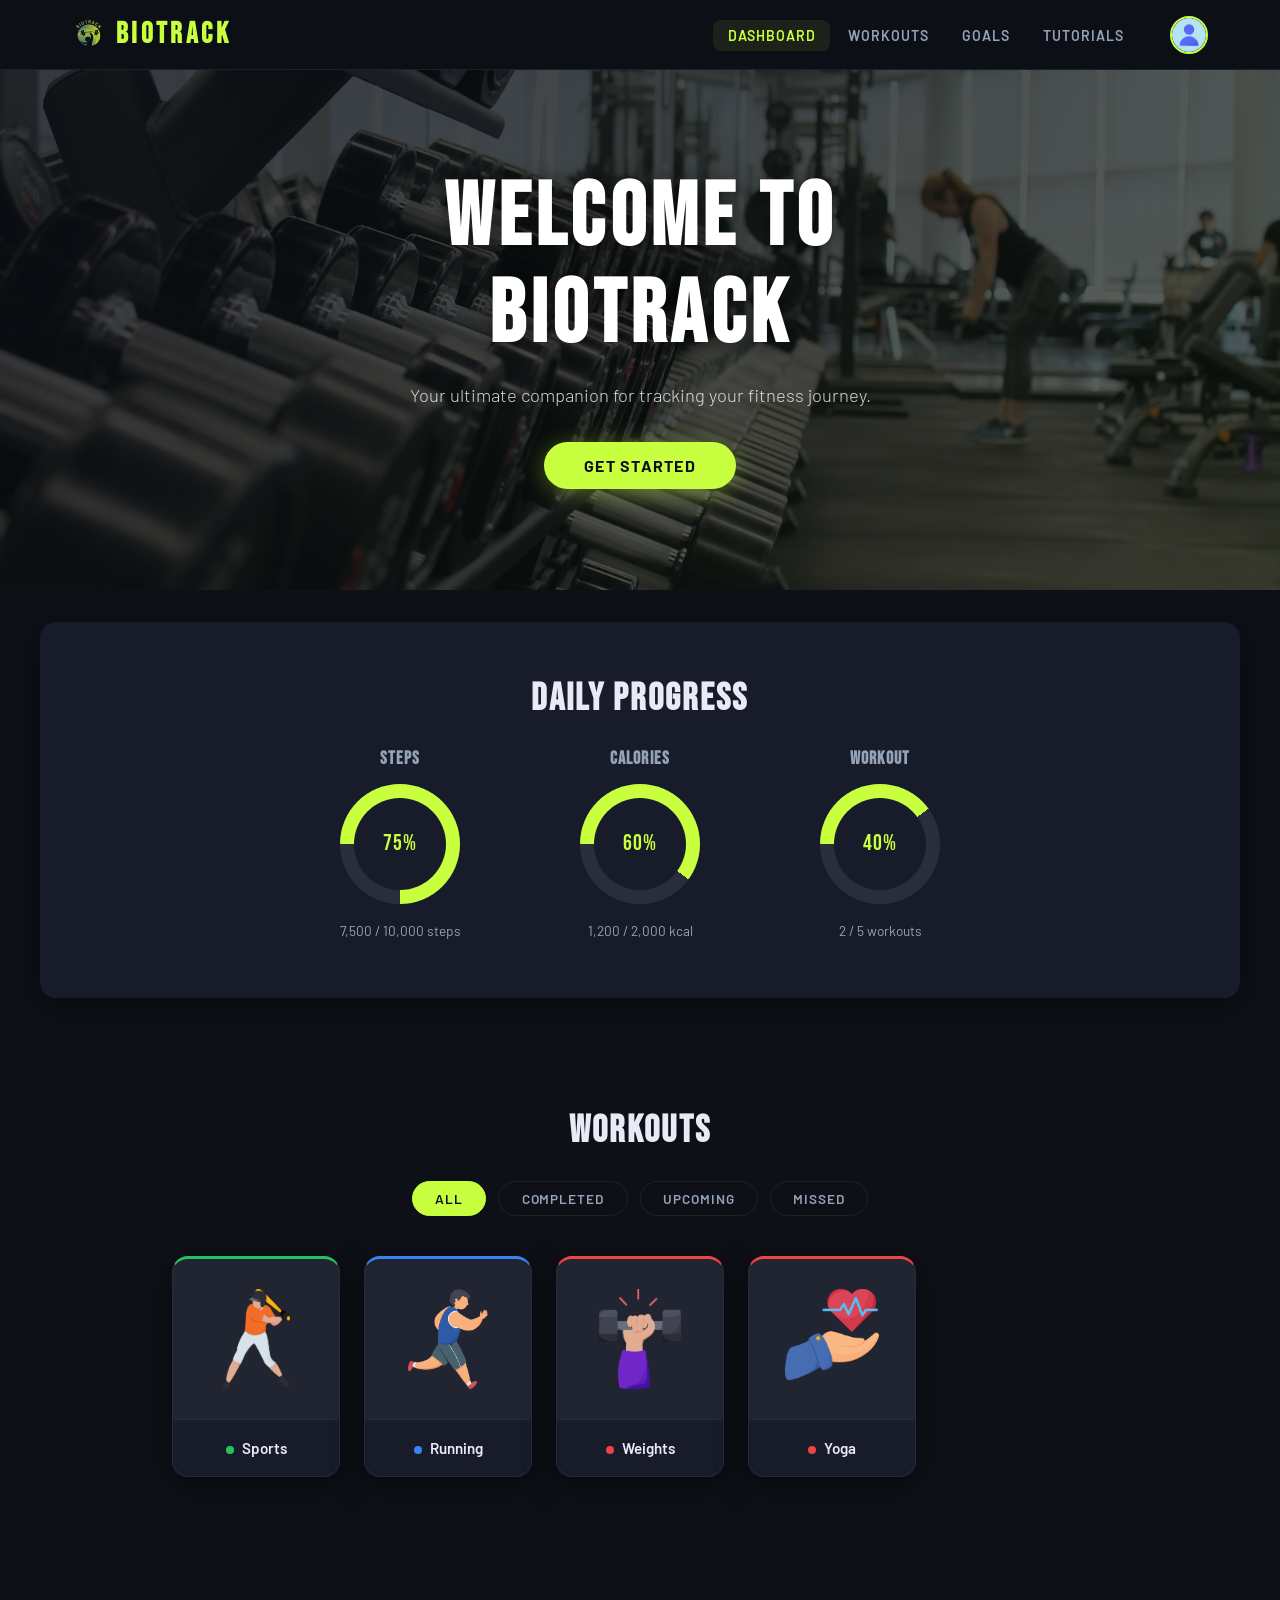
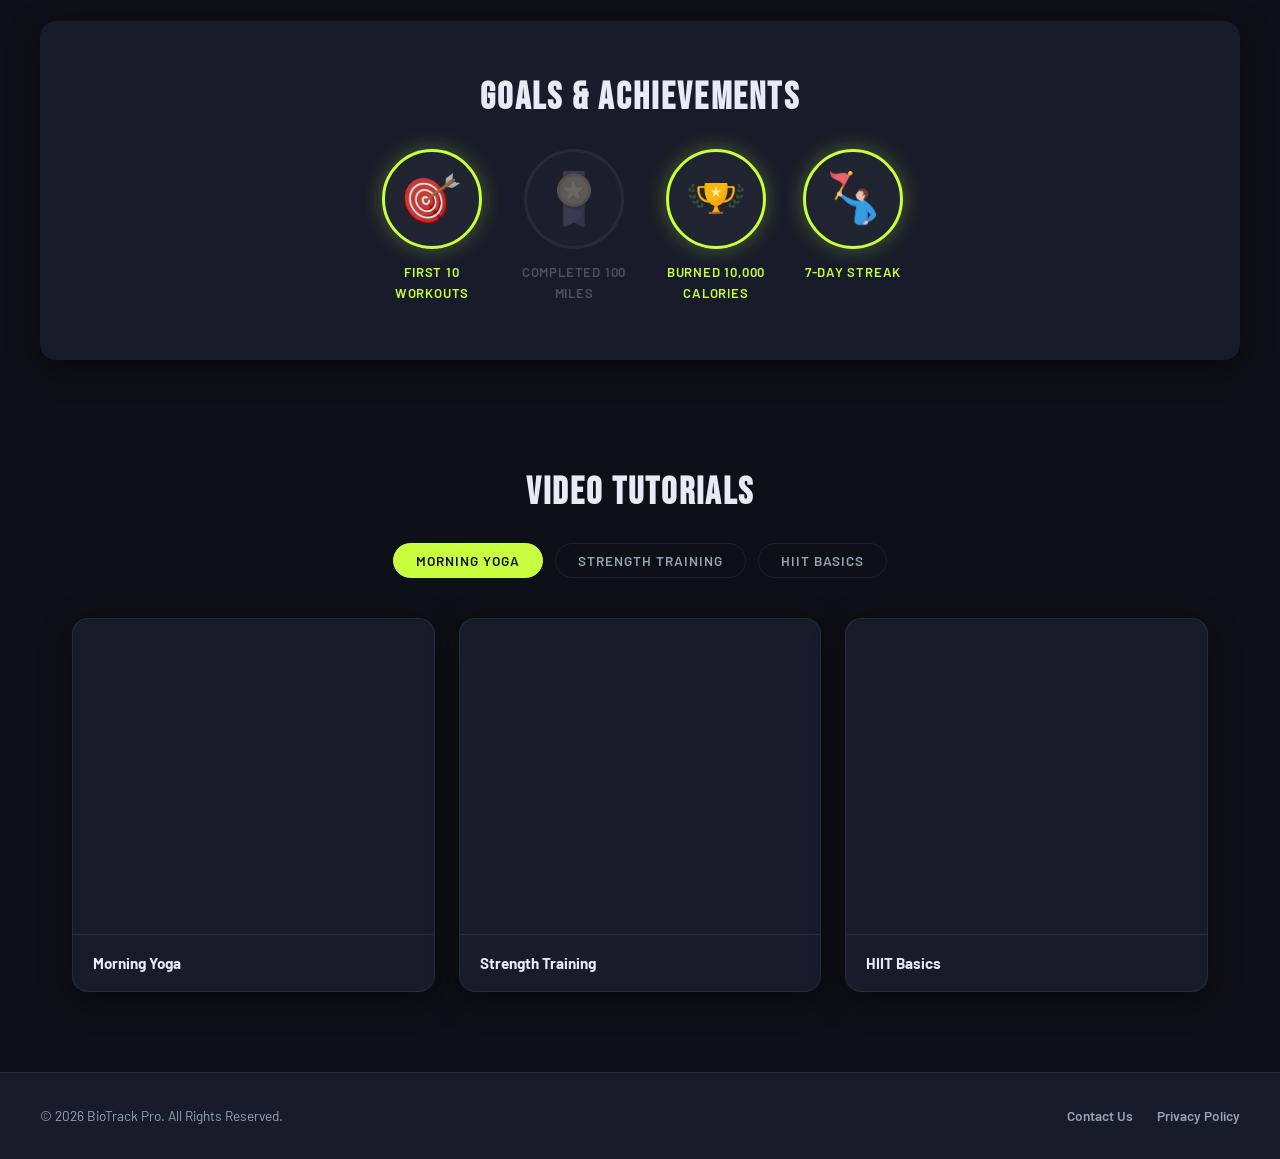
<file: BioTrack/index.html>
<!DOCTYPE html>
<html lang="en">
<head>
  <meta charset="UTF-8" />
  <meta name="viewport" content="width=device-width, initial-scale=1.0" />
  <title>BioTrack Dashboard</title>
  <link rel="icon" type="image/x-icon" href="assets/bioTrackLogo.png" />

  <!-- Google Fonts -->
  <link rel="preconnect" href="https://fonts.googleapis.com" />
  <link rel="preconnect" href="https://fonts.gstatic.com" crossorigin />
  <link href="https://fonts.googleapis.com/css2?family=Bebas+Neue&family=Barlow:wght@300;400;500;600;700&display=swap" rel="stylesheet" />

  <!-- Stylesheet — lives in the css/ folder -->
  <link rel="stylesheet" href="styles/styles.css" />
</head>
<body>

  <!-- ===================================================
       HEADER (Task 3) — sticky nav + hamburger + profile
       =================================================== -->
  <header class="app-header">
    <div class="app-header-content">

      <!-- Brand name -->
      <a class="brand-link" href="index.html">
        <img src="assets/bioTrackLogo.png" alt="BioTrack Logo" class="logo" id="logo"/>
        <h1>BioTrack</h1> 
      </a>

      <!-- Desktop navigation links -->
      <nav class="nav-menu" id="primary-nav">
        <ul class="active">
          <li><a class="active" href="index.html">Dashboard</a></li>
          <li><a href="pages/workouts.html">Workouts</a></li>
          <li><a href="pages/goals.html">Goals</a></li>
          <li><a href="pages/tutorials.html">Tutorials</a></li>
        </ul>
      </nav>

  <!-- Hamburger button — visible only on mobile -->
  <button class="hamburger-menu" aria-label="Toggle Menu" aria-controls="primary-nav" aria-expanded="false" type="button">&#9776;</button>

      <!-- User profile picture -->
      <a href="pages/auth.html">
      <img
        class="profile-pic"
        src="assets/profileLogo.png"
        alt="User Profile"
      />
      </a>

    </div>
  </header>


  <!-- ===================================================
       BANNER (Task 2) — hero section with CTA button
       =================================================== -->
  <section class="banner">
    <!-- Dark overlay on top of the background image -->
    <div class="banner-overlay"></div>

    <!-- Centred text content -->
    <div class="banner-content">
      <h1>Welcome to BioTrack</h1>
      <p>Your ultimate companion for tracking your fitness journey.</p>
  <button class="cta-button" type="button">Get Started</button>
    </div>
  </section>

  <main id="main-content">

  <!-- ===================================================
       PROGRESS OVERVIEW (Task 5) — circular indicators
       =================================================== -->
  <section class="progress-overview" id="progress-overview">
    <h2>Daily Progress</h2>

    <div class="progress-overview-content" id="progress-overview-content">

      <!-- Steps card -->
      <div class="progress-card">
        <h3>Steps</h3>
        <!-- data-progress = target % ; --progress starts at 0 and is animated by JS -->
        <div class="progress-circle" data-progress="75" style="--progress: 0%;"></div>
        <p>7,500 / 10,000 steps</p>
      </div>

      <!-- Calories card -->
      <div class="progress-card">
        <h3>Calories</h3>
        <div class="progress-circle" data-progress="60" style="--progress: 0%;"></div>
        <p>1,200 / 2,000 kcal</p>
      </div>

      <!-- Workouts card -->
      <div class="progress-card">
        <h3>Workout</h3>
        <div class="progress-circle" data-progress="40" style="--progress: 0%;"></div>
        <p>2 / 5 workouts</p>
      </div>

    </div>
  </section>


  <!-- ===================================================
       WORKOUTS (Task 6) — filterable workout cards
       =================================================== -->
  <section class="workout-tracker" id="workouts">
    <h2>Workouts</h2>

    <!-- Filter buttons — JS switches active state and hides/shows cards -->
    <div class="workout-filter-buttons">
      <button class="filter-btn active" data-filter="all" aria-pressed="true" type="button">All</button>
      <button class="filter-btn" data-filter="completed" aria-pressed="false" type="button">Completed</button>
      <button class="filter-btn" data-filter="upcoming" aria-pressed="false" type="button">Upcoming</button>
      <button class="filter-btn" data-filter="missed" aria-pressed="false" type="button">Missed</button>
    </div>

    <!-- CSS Grid of workout cards; each has a status class -->
    <div class="workout-grid">

      <div class="workout-card completed">
        <div class="img-container">
          <img src="assets/sports.png" alt="Sports" />
        </div>
        <p>Sports</p>
      </div>

      <div class="workout-card upcoming">
        <div class="img-container">
          <img src="assets/running.png" alt="Running" />
        </div>
        <p>Running</p>
      </div>

      <div class="workout-card missed">
        <div class="img-container">
          <img src="assets/weights.png" alt="Weights" />
        </div>
        <p>Weights</p>
      </div>

      <div class="workout-card missed">
        <div class="img-container">
          <img src="assets/yoga.png" alt="Yoga" />
        </div>
        <p>Yoga</p>
      </div>

    </div>
  </section>


  <!-- ===================================================
       GOALS & ACHIEVEMENTS (Task 7) — badge system
       =================================================== -->
  <section class="goals-achievements" id="goals">
    <h2>Goals &amp; Achievements</h2>

    <!--
      Each badge has:
        data-condition  — which userStats key to check
        data-threshold  — minimum value needed to unlock
      JS adds class "achieved" when the condition is met.
    -->
    <div class="badge-container">

      <div class="badge" data-condition="workouts" data-threshold="10">
        <div class="img-container">
          <img src="assets/tenWorkoutsBadge.png" alt="First 10 Workouts Badge" />
        </div>
        <p>First 10 Workouts</p>
      </div>

      <div class="badge" data-condition="miles" data-threshold="100">
        <div class="img-container">
          <img src="assets/hunderedMilesBadge.png" alt="100 Miles Badge" />
        </div>
        <p>Completed 100 Miles</p>
      </div>

      <div class="badge" data-condition="calories" data-threshold="10000">
        <div class="img-container">
          <img src="assets/burned10000CaloriesBadge.png" alt="Calorie Burn Badge" />
        </div>
        <p>Burned 10,000 Calories</p>
      </div>

      <div class="badge" data-condition="streak" data-threshold="7">
        <div class="img-container">
          <img src="assets/sevenDayStreakBadge.png" alt="Daily Streak Badge" />
        </div>
        <p>7-Day Streak</p>
      </div>

    </div>
  </section>


  <!-- ===================================================
       VIDEO TUTORIALS (Task 8) — embedded YouTube videos
       =================================================== -->
  <section class="video-tutorials" id="videos">
    <h2>Video Tutorials</h2>

    <!-- Selector buttons — JS swaps the first video iframe on click -->
    <div class="video-selector">
      <button class="video-btn active" data-video="v7AYKMP6rOE" data-title="Morning Yoga" aria-pressed="true" type="button">Morning Yoga</button>
      <button class="video-btn" data-video="vc1E5CfRfos" data-title="Strength Training" aria-pressed="false" type="button">Strength Training</button>
      <button class="video-btn" data-video="ml6cT4AZdqI" data-title="HIIT Basics" aria-pressed="false" type="button">HIIT Basics</button>
    </div>

    <div class="video-list" id="video-list">

  <div class="video-card">
    <iframe
      id="main-video"
      src="https://www.youtube.com/embed/v7AYKMP6rOE"
      title="Morning Yoga"
      width="560"
      height="315"
      loading="lazy"
      allow="accelerometer; autoplay; clipboard-write; encrypted-media; gyroscope; picture-in-picture"
      allowfullscreen
    ></iframe>
    <h4 id="video-title">Morning Yoga</h4>
  </div>

  <div class="video-card">
    <iframe
      src="https://www.youtube.com/embed/vc1E5CfRfos"
      title="Strength Training"
      width="560"
      height="315"
      loading="lazy"
      allow="accelerometer; autoplay; clipboard-write; encrypted-media; gyroscope; picture-in-picture"
      allowfullscreen
    ></iframe>
    <h4>Strength Training</h4>
  </div>

  <div class="video-card">
    <iframe
      src="https://www.youtube.com/embed/ml6cT4AZdqI"
      title="HIIT Basics"
      width="560"
      height="315"
      loading="lazy"
      allow="accelerometer; autoplay; clipboard-write; encrypted-media; gyroscope; picture-in-picture"
      allowfullscreen
    ></iframe>
    <h4>HIIT Basics</h4>
  </div>

</div>
  <!-- ===================================================
       FOOTER (Task 4) — links and copyright
       =================================================== -->
  </main>


  <footer class="app-footer">
    <div class="app-footer-content">
      <p>&copy; 2026 BioTrack Pro. All Rights Reserved.</p>
      <div class="links">
        <a href="pages/contact.html">Contact Us</a>
        <a href="pages/privacy.html">Privacy Policy</a>
      </div>
    </div>
  </footer>


  <!-- Script — lives in the javascript/ folder -->
  <script src="scripts/script.js"></script>

</body>
</html>
</file>
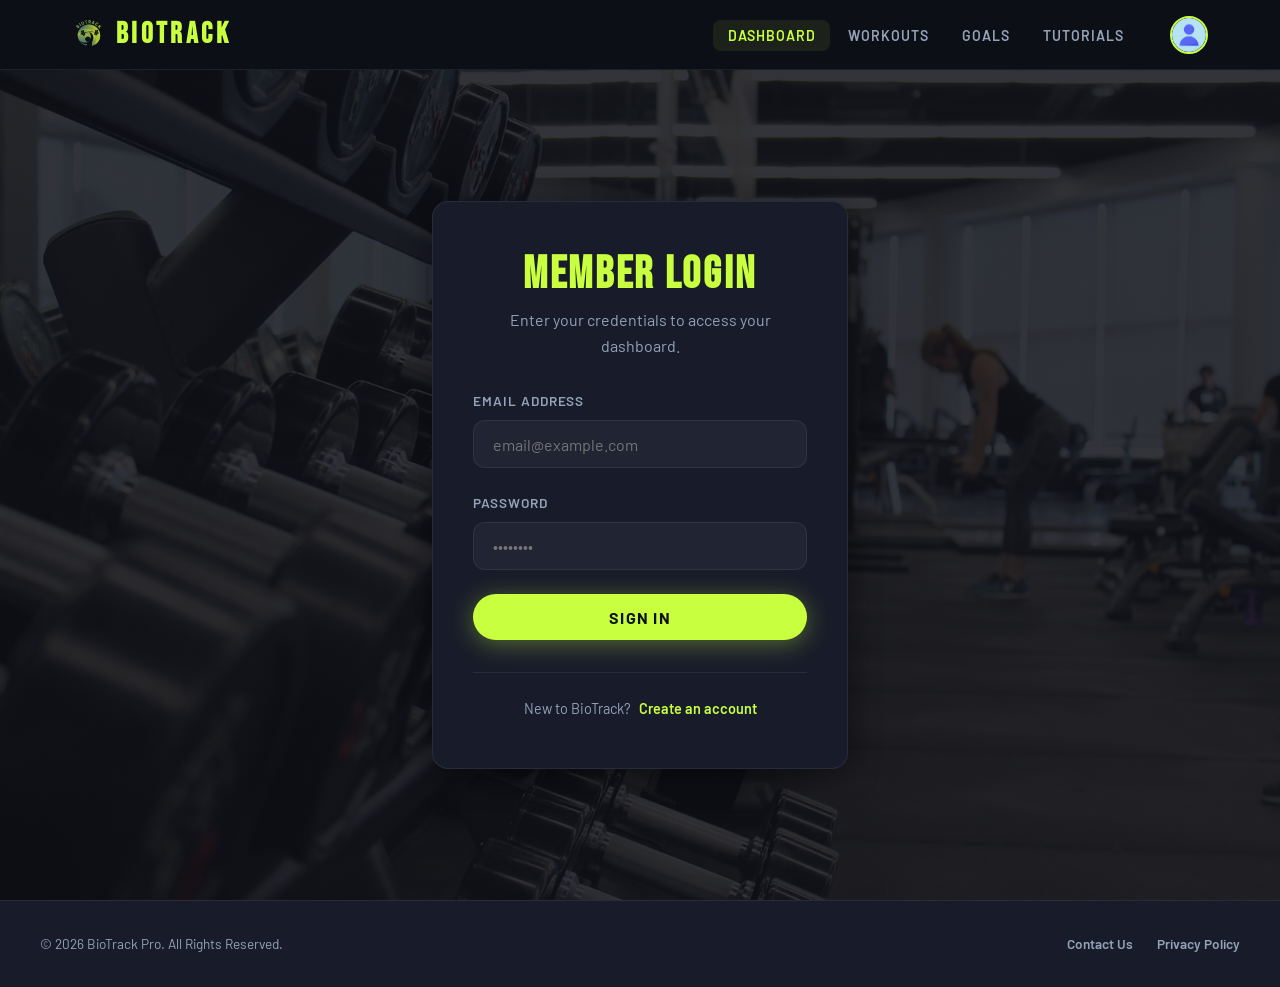
<file: BioTrack/pages/auth.html>
<!DOCTYPE html>
<html lang="en">
<head>
  <meta charset="UTF-8" />
  <meta name="viewport" content="width=device-width, initial-scale=1.0" />
  <title>BioTrack | Login</title>
  <link rel="icon" type="image/x-icon" href="../assets/bioTrackLogo.png" />
 
  <link rel="preconnect" href="https://fonts.googleapis.com" />
  <link rel="preconnect" href="https://fonts.gstatic.com" crossorigin />
  <link href="https://fonts.googleapis.com/css2?family=Bebas+Neue&family=Barlow:wght@300;400;600;700&display=swap" rel="stylesheet" />
 
  <link rel="stylesheet" href="../styles/styles.css" />
  <link rel="stylesheet" href="../styles/auth.css" />
</head>
<body>
 
  <header class="app-header">
    <div class="app-header-content">

      <!-- Brand name -->
      <a class="brand-link" href="../index.html">
        <img src="../assets/bioTrackLogo.png" alt="BioTrack Logo" class="logo" id="logo"/>
        <h1>BioTrack</h1> 
      </a>

      <!-- Desktop navigation links -->
      <nav class="nav-menu" id="primary-nav">
        <ul class="active">
          <li><a class="active" href="../index.html">Dashboard</a></li>
          <li><a href="../pages/workouts.html">Workouts</a></li>
          <li><a href="../pages/goals.html">Goals</a></li>
          <li><a href="../pages/tutorials.html">Tutorials</a></li>
        </ul>
      </nav>

  <!-- Hamburger button — visible only on mobile -->
  <button class="hamburger-menu" aria-label="Toggle Menu" aria-controls="primary-nav" aria-expanded="false" type="button">&#9776;</button>

      <!-- User profile picture -->
      <a href="auth.html">
      <img
        class="profile-pic"
        src="../assets/profileLogo.png"
        alt="User Profile"
      />
      </a>

    </div>
  </header>
 
  <main class="auth-main">
    <section class="auth-section" id="login-container">
      <div class="auth-card">
        <h2>Member Login</h2>
        <p>Enter your credentials to access your dashboard.</p>
 
        <form class="auth-form">
          <div class="auth-group">
            <label>Email Address</label>
            <input type="email" placeholder="email@example.com" required>
          </div>
          <div class="auth-group">
            <label>Password</label>
            <input type="password" placeholder="••••••••" required>
          </div>
          <button type="submit" class="cta-button">Sign In</button>
        </form>
 
        <div class="auth-footer">
          <p>New to BioTrack? <a href="#" onclick="toggleAuth()">Create an account</a></p>
        </div>
      </div>
    </section>
 
    <section class="auth-section hidden" id="register-container">
      <div class="auth-card">
        <h2>Create Account</h2>
        <p>Join the BioTrack community today.</p>
 
        <form class="auth-form">
          <div class="auth-group">
            <label>Full Name</label>
            <input type="text" placeholder="John Doe" required>
          </div>
          <div class="auth-group">
            <label>Email Address</label>
            <input type="email" placeholder="email@example.com" required>
          </div>
          <div class="auth-group">
            <label>Password</label>
            <input type="password" placeholder="••••••••" required>
          </div>
          <button type="submit" class="cta-button">Register Now</button>
        </form>
 
        <div class="auth-footer">
          <p>Already have an account? <a href="#" onclick="toggleAuth()">Back to Login</a></p>
        </div>
      </div>
    </section>
  </main>
 
  <footer class="app-footer">
    <div class="app-footer-content">
      <p>&copy; 2026 BioTrack Pro. All Rights Reserved.</p>
      <div class="links">
        <a href="contact.html">Contact Us</a>
        <a href="privacy.html">Privacy Policy</a>
      </div>
    </div>
  </footer>
 
  <script src="../scripts/script.js"></script>
  <script>
    function toggleAuth() {
      document.getElementById('login-container').classList.toggle('hidden');
      document.getElementById('register-container').classList.toggle('hidden');
    }
  </script>
</body>
</html>
</file>
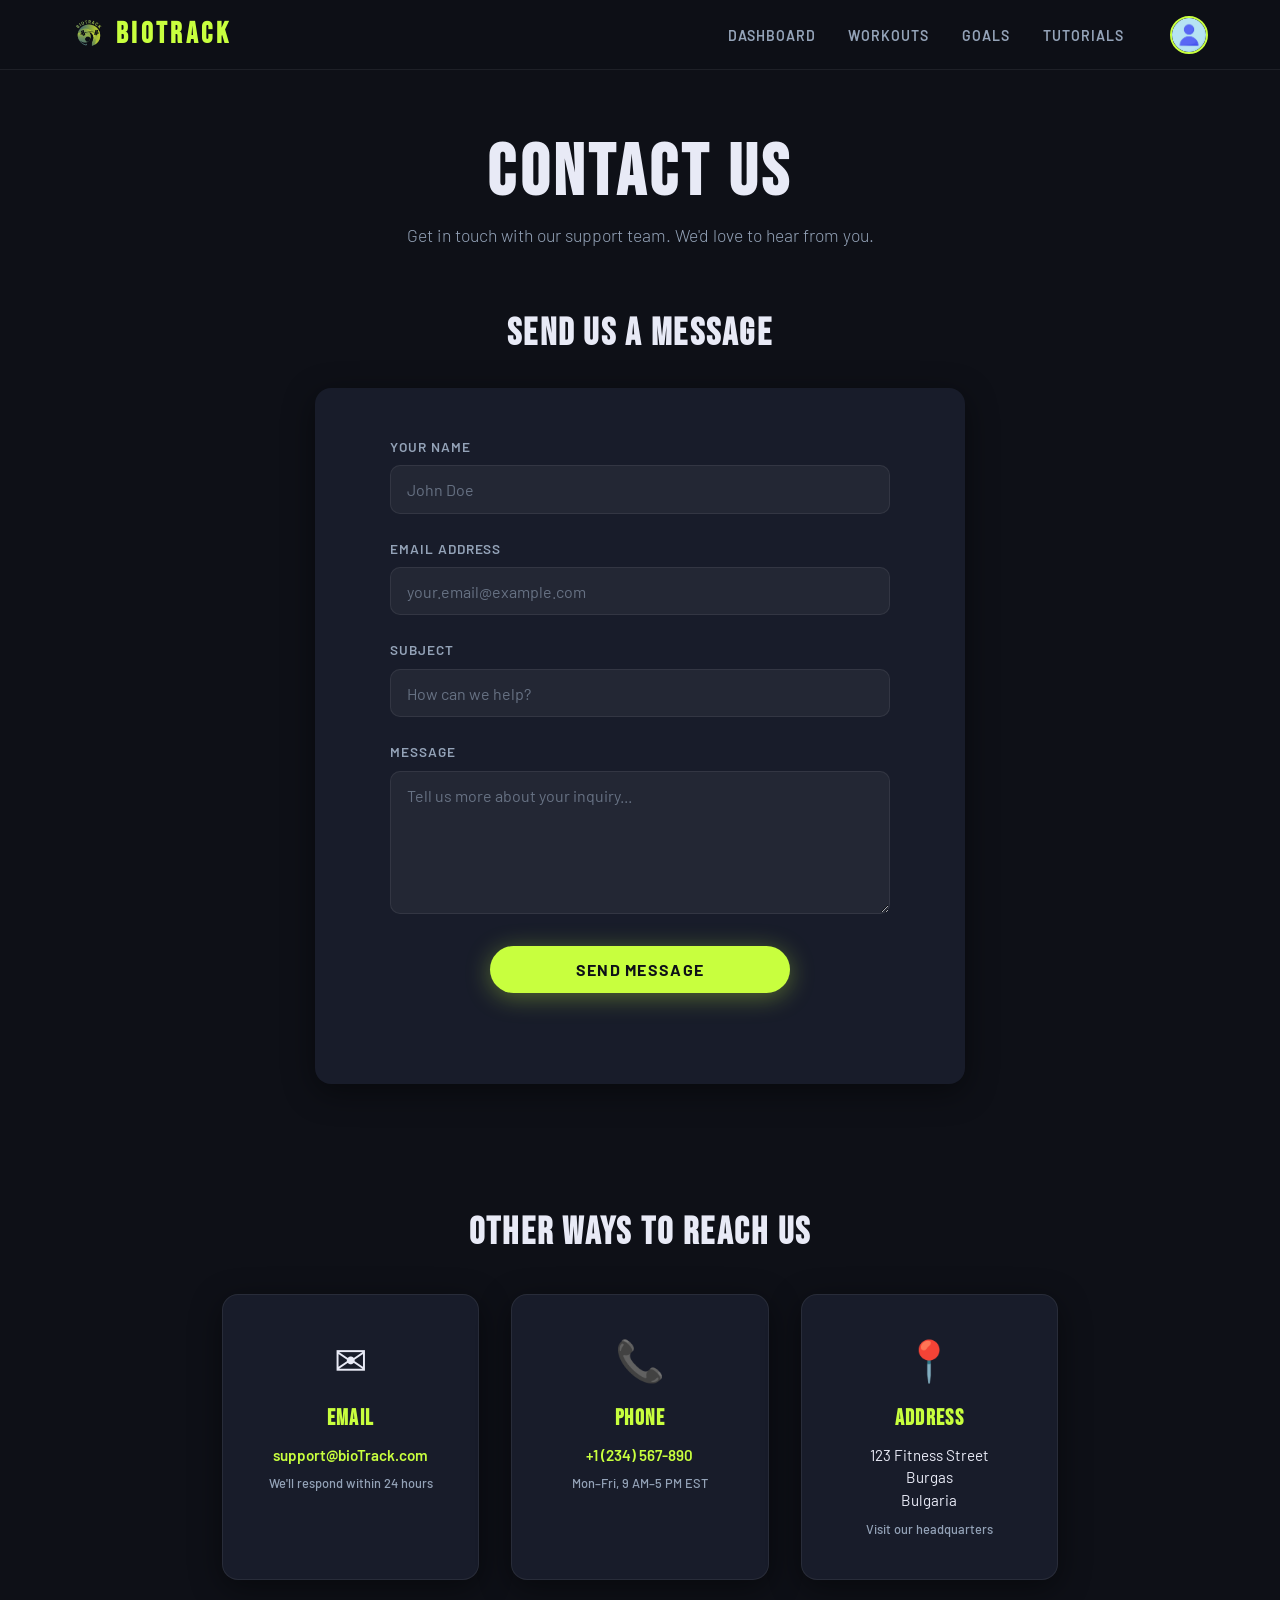
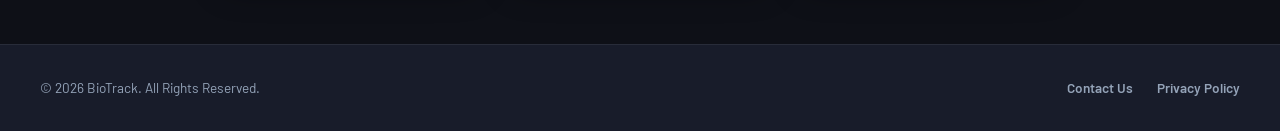
<file: BioTrack/pages/contact.html>
<!DOCTYPE html>
<html lang="en">
<head>
  <meta charset="UTF-8" />
  <meta name="viewport" content="width=device-width, initial-scale=1.0" />
  <title>Contact Us — BioTrack</title>
  <link rel="icon" type="image/x-icon" href="../assets/bioTrackLogo.png" />

  <!-- Google Fonts -->
  <link rel="preconnect" href="https://fonts.googleapis.com" />
  <link rel="preconnect" href="https://fonts.gstatic.com" crossorigin />
  <link href="https://fonts.googleapis.com/css2?family=Bebas+Neue&family=Barlow:wght@300;400;500;600;700&display=swap" rel="stylesheet" />

  <!-- Base styles -->
  <link rel="stylesheet" href="../styles/styles.css" />

  <!-- Page-specific styles -->
  <link rel="stylesheet" href="../styles/contact.css" />
</head>
<body>

  <!-- ===================================================
       HEADER
       =================================================== -->
  <header class="app-header">
    <div class="app-header-content">

      <a class="brand-link" href="../index.html">
        <img src="../assets/bioTrackLogo.png" alt="BioTrack Logo" class="logo" id="logo"/>
        <h1>BioTrack</h1>
    </a>

      <nav class="nav-menu" id="primary-nav">
        <ul class="active">
          <li><a href="../index.html#progress-overview">Dashboard</a></li>
          <li><a href="workouts.html">Workouts</a></li>
          <li><a href="goals.html">Goals</a></li>
          <li><a href="tutorials.html">Tutorials</a></li>
        </ul>
      </nav>

      <button class="hamburger-menu" aria-label="Toggle Menu" aria-controls="primary-nav" aria-expanded="false" type="button">&#9776;</button>

      <a href="auth.html">
      <img
        class="profile-pic"
        src="../assets/profileLogo.png"
        alt="User Profile"
      />
      </a>

    </div>
  </header>


  <!-- ===================================================
       PAGE HERO
       =================================================== -->
  <section class="page-hero">
    <h1>Contact Us</h1>
    <p>Get in touch with our support team. We'd love to hear from you.</p>
  </section>


  <!-- ===================================================
       CONTACT FORM SECTION
       =================================================== -->
  <section class="contact-form-section">
    <h2>Send us a Message</h2>

    <div class="contact-form-wrapper">
      <form class="contact-form" id="contact-form">

        <!-- Name field -->
        <div class="form-group">
          <label for="contact-name">Your Name</label>
          <input
            type="text"
            id="contact-name"
            name="name"
            placeholder="John Doe"
            maxlength="60"
            required
          />
        </div>

        <!-- Email field -->
        <div class="form-group">
          <label for="contact-email">Email Address</label>
          <input
            type="email"
            id="contact-email"
            name="email"
            placeholder="your.email@example.com"
            required
          />
        </div>

        <!-- Subject field -->
        <div class="form-group">
          <label for="contact-subject">Subject</label>
          <input
            type="text"
            id="contact-subject"
            name="subject"
            placeholder="How can we help?"
            maxlength="80"
            required
          />
        </div>

        <!-- Message field -->
        <div class="form-group form-group-textarea">
          <label for="contact-message">Message</label>
          <textarea
            id="contact-message"
            name="message"
            placeholder="Tell us more about your inquiry..."
            rows="6"
            maxlength="500"
            required
          ></textarea>
        </div>

        <!-- Submit button -->
        <button class="cta-button" type="submit">Send Message</button>

        <!-- Confirmation message -->
        <p class="form-message" id="contact-form-message"></p>

      </form>
    </div>
  </section>


  <!-- ===================================================
       CONTACT INFO SECTION
       =================================================== -->
  <section class="contact-info-section">
    <h2>Other Ways to Reach Us</h2>

    <div class="contact-info-grid">

      <!-- Email card -->
      <div class="contact-card">
        <div class="card-icon">
          <span>✉</span>
        </div>
        <h3>Email</h3>
        <p><a href="mailto:support@bioTrack.com">support@bioTrack.com</a></p>
        <p class="card-subtitle">We'll respond within 24 hours</p>
      </div>

      <!-- Phone card -->
      <div class="contact-card">
        <div class="card-icon">
          <span>📞</span>
        </div>
        <h3>Phone</h3>
        <p><a href="tel:+1234567890">+1 (234) 567-890</a></p>
        <p class="card-subtitle">Mon–Fri, 9 AM–5 PM EST</p>
      </div>

      <!-- Address card -->
      <div class="contact-card">
        <div class="card-icon">
          <span>📍</span>
        </div>
        <h3>Address</h3>
        <p>123 Fitness Street<br />Burgas<br />Bulgaria</p>
        <p class="card-subtitle">Visit our headquarters</p>
      </div>

    </div>
  </section>


  <!-- ===================================================
       FOOTER
       =================================================== -->
  <footer class="app-footer">
    <div class="app-footer-content">
      <p>&copy; 2026 BioTrack. All Rights Reserved.</p>
      <div class="links">
        <a href="contact.html">Contact Us</a>
        <a href="privacy.html">Privacy Policy</a>
      </div>
    </div>
  </footer>


  <script src="../scripts/contact.js"></script>

</body>
</html>
</file>
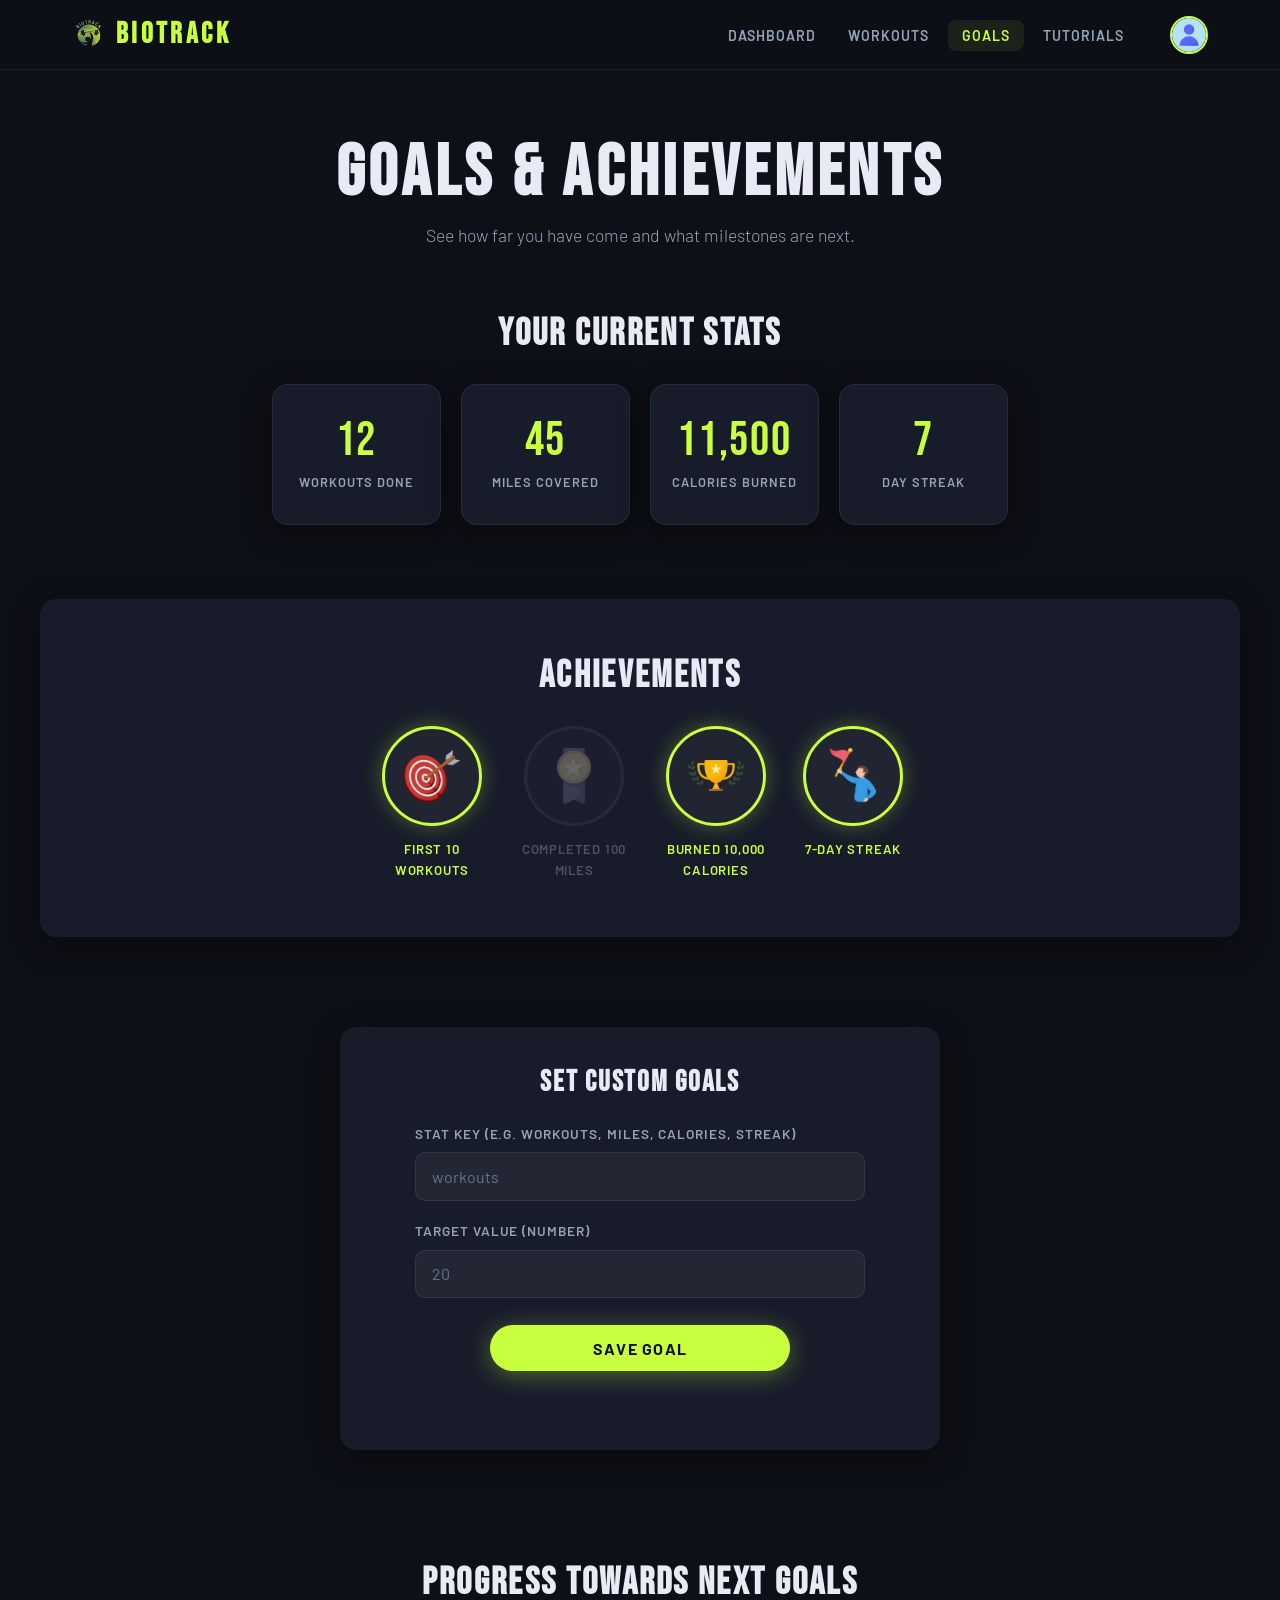
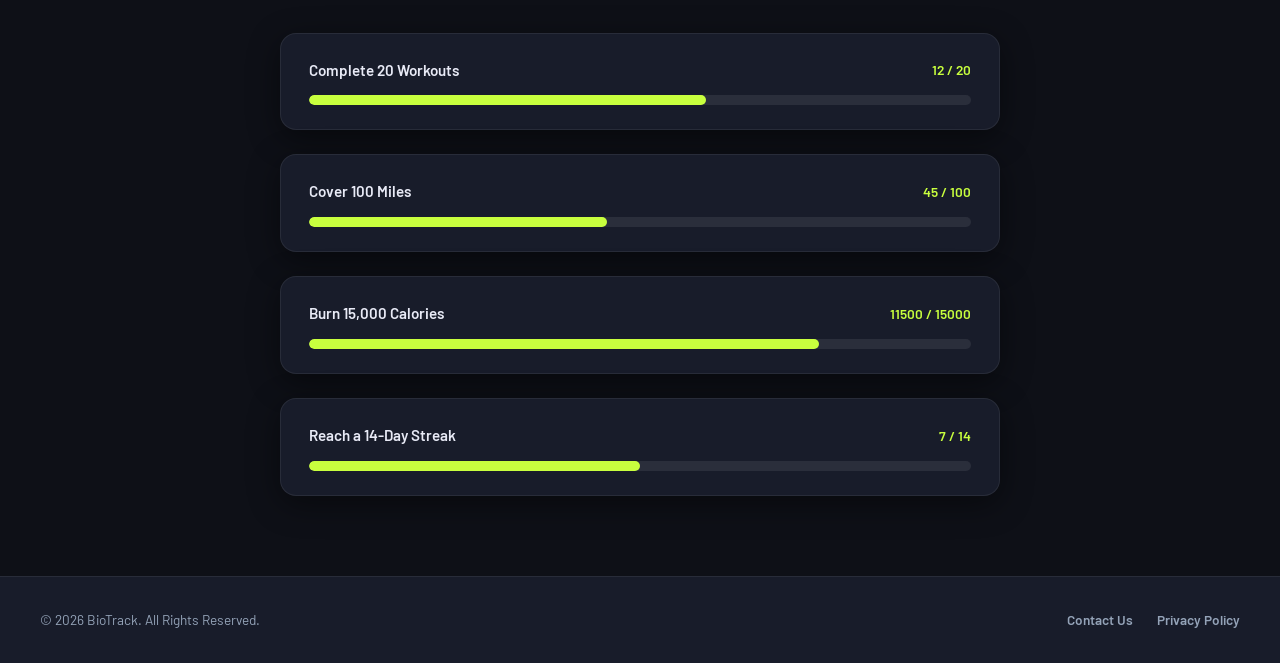
<file: BioTrack/pages/goals.html>
<!DOCTYPE html>
<html lang="en">
<head>
  <meta charset="UTF-8" />
  <meta name="viewport" content="width=device-width, initial-scale=1.0" />
  <title>Goals — BioTrack</title>
  <link rel="icon" type="image/x-icon" href="../assets/bioTrackLogo.png" />

  <!-- Google Fonts -->
  <link rel="preconnect" href="https://fonts.googleapis.com" />
  <link rel="preconnect" href="https://fonts.gstatic.com" crossorigin />
  <link href="https://fonts.googleapis.com/css2?family=Bebas+Neue&family=Barlow:wght@300;400;500;600;700&display=swap" rel="stylesheet" />

  <!-- Base styles -->
  <link rel="stylesheet" href="../styles/styles.css" />

  <!-- Page-specific styles -->
  <link rel="stylesheet" href="../styles/goals.css" />
</head>
<body>

  <!-- ===================================================
       HEADER
       =================================================== -->
  <header class="app-header">
    <div class="app-header-content">

      <a class="brand-link" href="../index.html">
        <img src="../assets/bioTrackLogo.png" alt="BioTrack Logo" class="logo" id="logo"/>
        <h1>BioTrack</h1>
      </a>

      <nav class="nav-menu" id="primary-nav">
        <ul class="active">
          <li><a href="../index.html#progress-overview">Dashboard</a></li>
          <li><a href="workouts.html">Workouts</a></li>
          <li><a class="active" href="goals.html">Goals</a></li>
          <li><a href="tutorials.html">Tutorials</a></li>
        </ul>
      </nav>

      <button class="hamburger-menu" aria-label="Toggle Menu" aria-controls="primary-nav" aria-expanded="false" type="button">&#9776;</button>

      <a href="auth.html">
      <img
        class="profile-pic"
        src="../assets/profileLogo.png"
        alt="User Profile"
      />
      </a>

    </div>
  </header>


  <!-- ===================================================
       PAGE HERO
       =================================================== -->
  <section class="page-hero">
    <h1>Goals &amp; Achievements</h1>
    <p>See how far you have come and what milestones are next.</p>
  </section>


  <!-- ===================================================
       CURRENT STATS — shows the user's real numbers.
       JS reads these values and compares them to thresholds.
       =================================================== -->
  <section class="current-stats-section">
    <h2>Your Current Stats</h2>

    <div class="current-stats-grid">

      <!-- Each stat-display card shows label + value -->
      <div class="stat-display">
        <p class="stat-display-value" id="stat-workouts">12</p>
        <p class="stat-display-label">Workouts Done</p>
      </div>

      <div class="stat-display">
        <p class="stat-display-value" id="stat-miles">45</p>
        <p class="stat-display-label">Miles Covered</p>
      </div>

      <div class="stat-display">
        <p class="stat-display-value" id="stat-calories">11,500</p>
        <p class="stat-display-label">Calories Burned</p>
      </div>

      <div class="stat-display">
        <p class="stat-display-value" id="stat-streak">7</p>
        <p class="stat-display-label">Day Streak</p>
      </div>

    </div>
  </section>


  <!-- ===================================================
       BADGES — same data-condition / data-threshold pattern
       as index.html so the same JS logic works here too.
       =================================================== -->
  <br>
  <section class="goals-achievements">
    <h2>Achievements</h2>

    <div class="badge-container">

      <!-- Badge 1 — earned when workouts >= 10 -->
      <div class="badge" data-condition="workouts" data-threshold="10">
        <div class="img-container">
          <img src="../assets/tenWorkoutsBadge.png" alt="First 10 Workouts" />
        </div>
        <p>First 10 Workouts</p>
      </div>

      <!-- Badge 2 — earned when miles >= 100 -->
      <div class="badge" data-condition="miles" data-threshold="100">
        <div class="img-container">
          <img src="../assets/hunderedMilesBadge.png" alt="100 Miles" />
        </div>
        <p>Completed 100 Miles</p>
      </div>

      <!-- Badge 3 — earned when calories >= 10000 -->
      <div class="badge" data-condition="calories" data-threshold="10000">
        <div class="img-container">
          <img src="../assets/burned10000CaloriesBadge.png" alt="10,000 Calories" />
        </div>
        <p>Burned 10,000 Calories</p>
      </div>

      <!-- Badge 4 — earned when streak >= 7 -->
      <div class="badge" data-condition="streak" data-threshold="7">
        <div class="img-container">
          <img src="../assets/sevenDayStreakBadge.png" alt="7-Day Streak" />
        </div>
        <p>7-Day Streak</p>
      </div>

    </div>
  </section>


  <!-- ===================================================
       GOAL PROGRESS BARS
       JS reads userStats and fills in the bar widths + text.
       =================================================== -->
  <!-- Goal Setter: create or edit custom goals; persisted to localStorage -->
  <br>
  <section class="goal-setter-section">
    <h2>Set Custom Goals</h2>
    <form id="goal-setter-form" class="add-goal-form">
      <div class="form-group">
        <label for="goal-key">Stat Key (e.g. workouts, miles, calories, streak)</label>
        <input id="goal-key" name="key" type="text" placeholder="workouts" maxlength="30" required />
      </div>
      <div class="form-group">
        <label for="goal-value">Target Value (number)</label>
        <input id="goal-value" name="value" type="number" min="1" placeholder="20" required />
      </div>
      <button class="cta-button" type="submit">Save Goal</button>
      <p class="form-message" id="goal-form-message"></p>
    </form>
  </section>
  <section class="goal-progress-section">
    <h2>Progress Towards Next Goals</h2>

    <div class="goal-list" id="goal-list">
      <!--
        Each goal-row has:
          data-stat      — which userStats key to read
          data-goal      — the target number
          data-label     — human-readable name
        JS fills the bar width and the numbers.
      -->

      <div class="goal-row" data-stat="workouts" data-goal="20" data-label="Complete 20 Workouts">
        <div class="goal-row-header">
          <span class="goal-row-name">Complete 20 Workouts</span>
          <span class="goal-row-nums" id="goal-nums-workouts">0 / 20</span>
        </div>
        <div class="goal-bar-track">
          <div class="goal-bar-fill" id="goal-bar-workouts"></div>
        </div>
      </div>

      <div class="goal-row" data-stat="miles" data-goal="100" data-label="Cover 100 Miles">
        <div class="goal-row-header">
          <span class="goal-row-name">Cover 100 Miles</span>
          <span class="goal-row-nums" id="goal-nums-miles">0 / 100</span>
        </div>
        <div class="goal-bar-track">
          <div class="goal-bar-fill" id="goal-bar-miles"></div>
        </div>
      </div>

      <div class="goal-row" data-stat="calories" data-goal="15000" data-label="Burn 15,000 Calories">
        <div class="goal-row-header">
          <span class="goal-row-name">Burn 15,000 Calories</span>
          <span class="goal-row-nums" id="goal-nums-calories">0 / 15000</span>
        </div>
        <div class="goal-bar-track">
          <div class="goal-bar-fill" id="goal-bar-calories"></div>
        </div>
      </div>

      <div class="goal-row" data-stat="streak" data-goal="14" data-label="Reach a 14-Day Streak">
        <div class="goal-row-header">
          <span class="goal-row-name">Reach a 14-Day Streak</span>
          <span class="goal-row-nums" id="goal-nums-streak">0 / 14</span>
        </div>
        <div class="goal-bar-track">
          <div class="goal-bar-fill" id="goal-bar-streak"></div>
        </div>
      </div>

    </div>
  </section>


  <!-- ===================================================
       FOOTER
       =================================================== -->
  <footer class="app-footer">
    <div class="app-footer-content">
      <p>&copy; 2026 BioTrack. All Rights Reserved.</p>
      <div class="links">
        <a href="contact.html">Contact Us</a>
        <a href="privacy.html">Privacy Policy</a>
      </div>
    </div>
  </footer>


  <script src="../scripts/goals.js"></script>

</body>
</html>
</file>
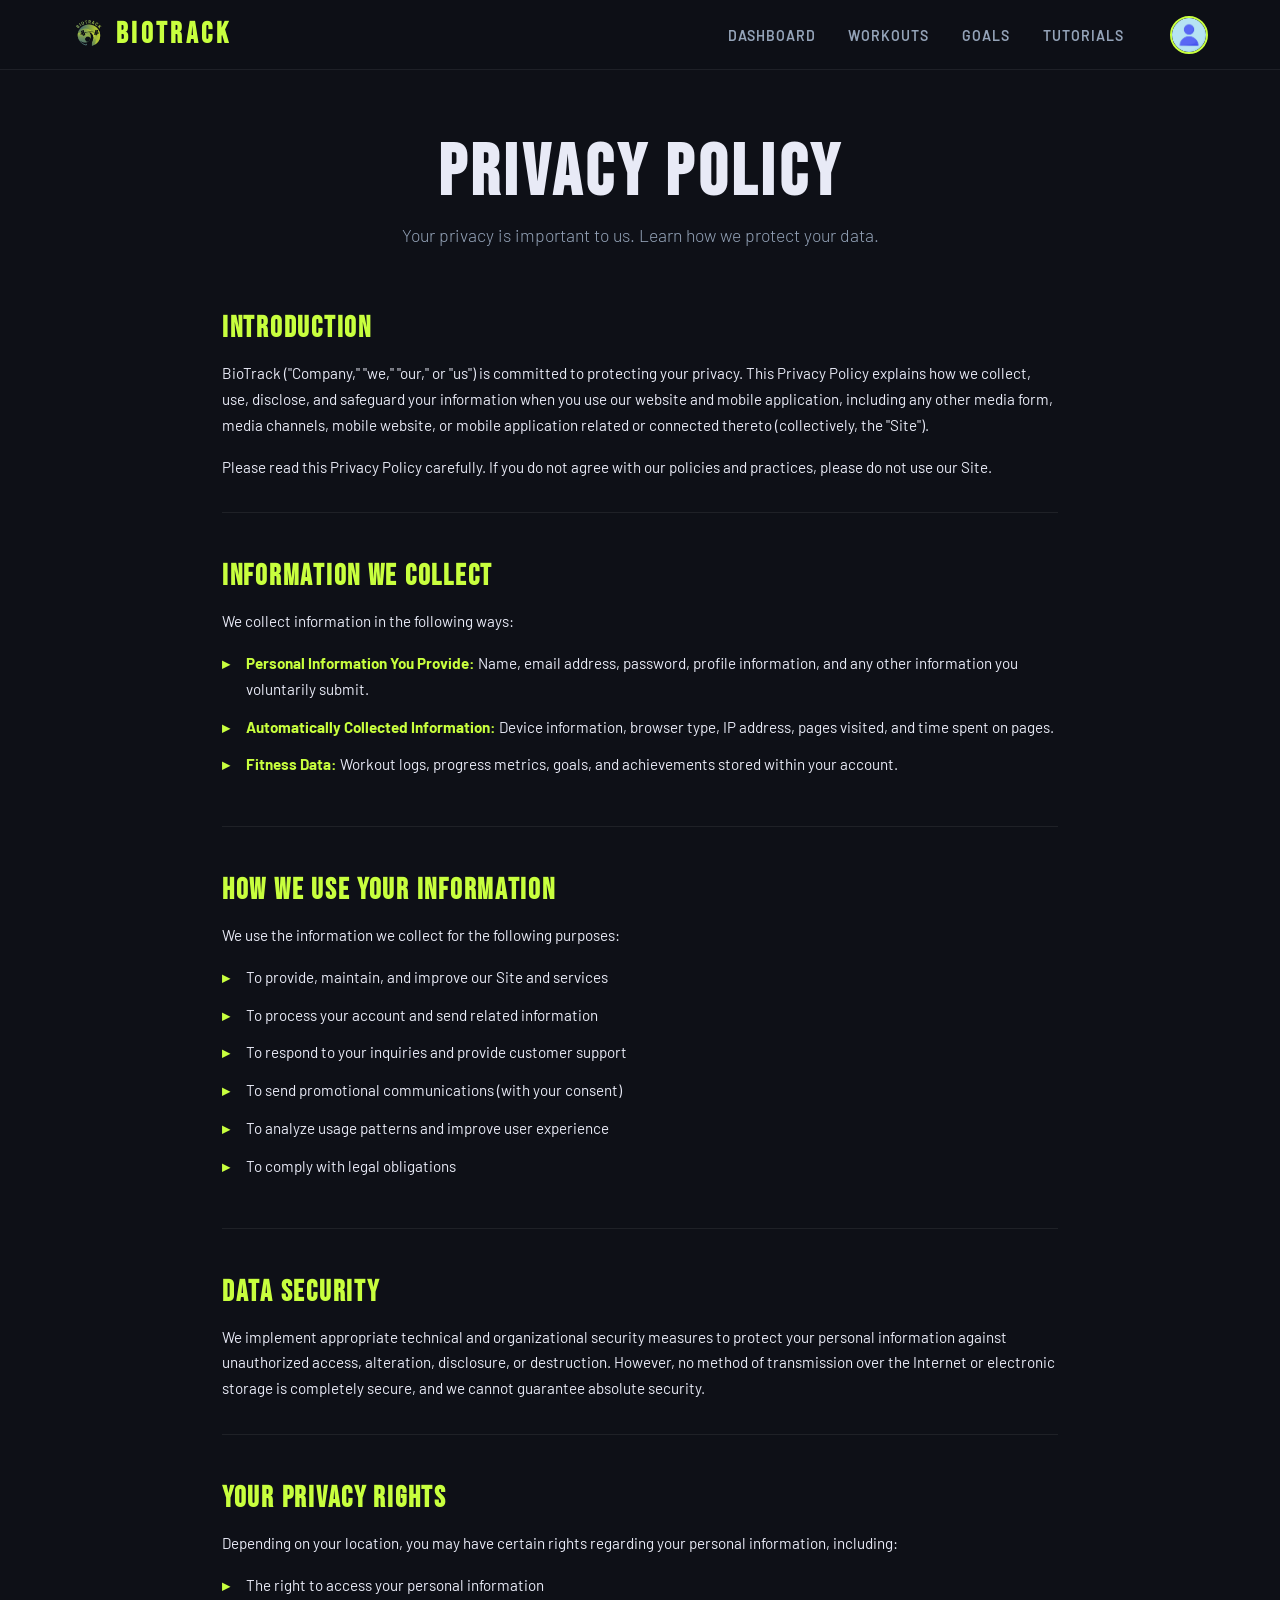
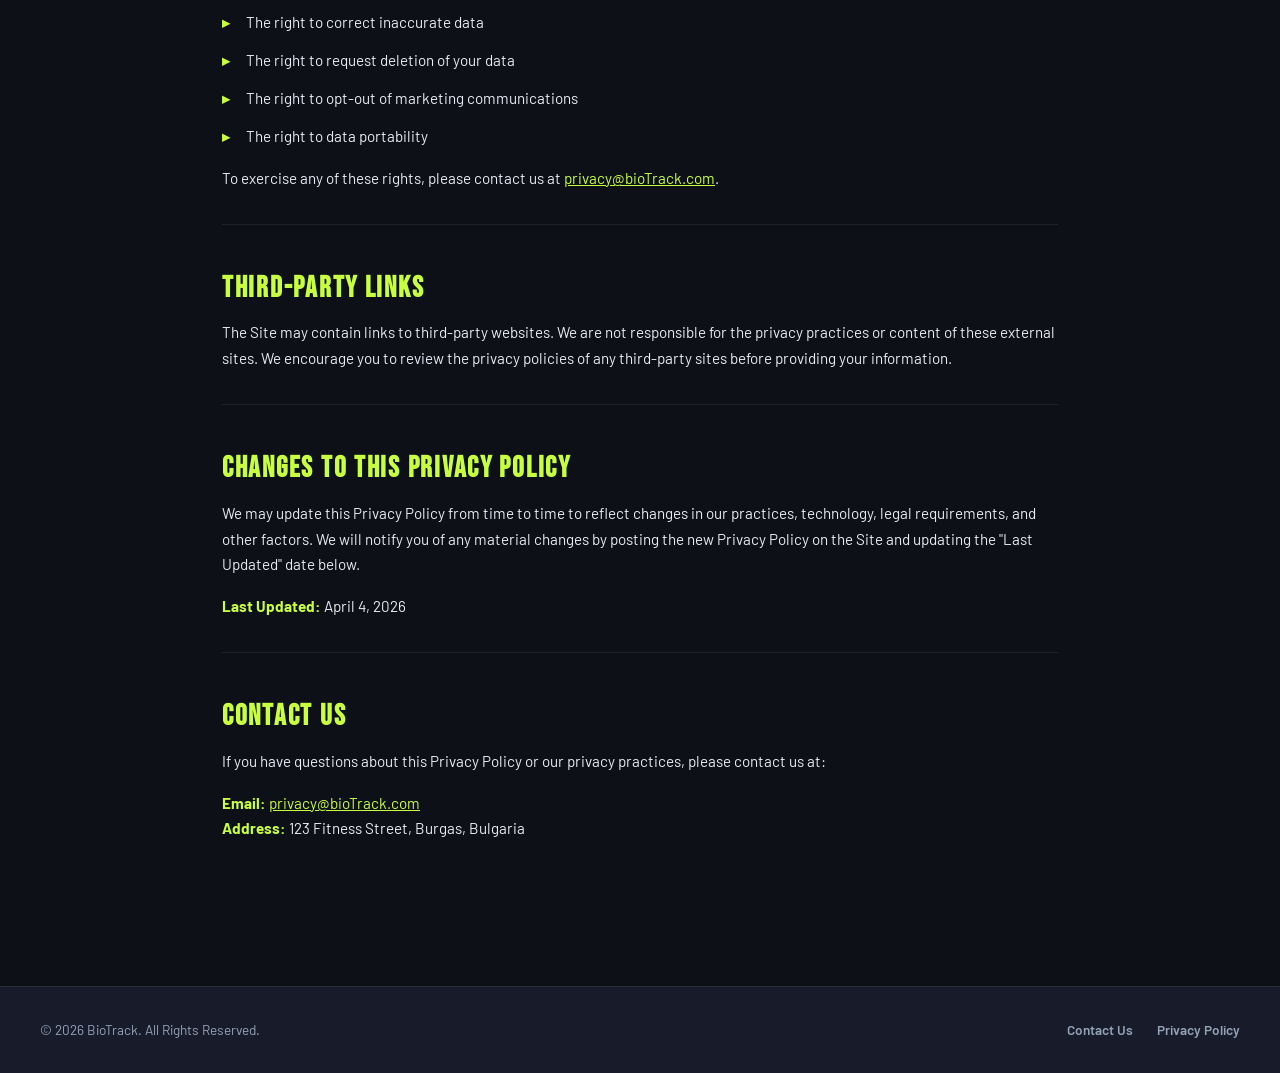
<file: BioTrack/pages/privacy.html>
<!DOCTYPE html>
<html lang="en">
<head>
  <meta charset="UTF-8" />
  <meta name="viewport" content="width=device-width, initial-scale=1.0" />
  <title>Privacy Policy — BioTrack</title>
  <link rel="icon" type="image/x-icon" href="../assets/bioTrackLogo.png" />

  <!-- Google Fonts -->
  <link rel="preconnect" href="https://fonts.googleapis.com" />
  <link rel="preconnect" href="https://fonts.gstatic.com" crossorigin />
  <link href="https://fonts.googleapis.com/css2?family=Bebas+Neue&family=Barlow:wght@300;400;500;600;700&display=swap" rel="stylesheet" />

  <!-- Base styles -->
  <link rel="stylesheet" href="../styles/styles.css" />

  <!-- Page-specific styles -->
  <link rel="stylesheet" href="../styles/privacy.css" />
</head>
<body>

  <!-- ===================================================
       HEADER
       =================================================== -->
  <header class="app-header">
    <div class="app-header-content">

      <a class="brand-link" href="../index.html">
        <img src="../assets/bioTrackLogo.png" alt="BioTrack Logo" class="logo" id="logo"/>
        <h1>BioTrack</h1>
    </a>

      <nav class="nav-menu" id="primary-nav">
        <ul class="active">
          <li><a href="../index.html#progress-overview">Dashboard</a></li>
          <li><a href="workouts.html">Workouts</a></li>
          <li><a href="goals.html">Goals</a></li>
          <li><a href="tutorials.html">Tutorials</a></li>
        </ul>
      </nav>

      <button class="hamburger-menu" aria-label="Toggle Menu" aria-controls="primary-nav" aria-expanded="false" type="button">&#9776;</button>

      <a href="auth.html">
      <img
        class="profile-pic"
        src="../assets/profileLogo.png"
        alt="User Profile"
      />
      </a>

    </div>
  </header>


  <!-- ===================================================
       PAGE HERO
       =================================================== -->
  <section class="page-hero">
    <h1>Privacy Policy</h1>
    <p>Your privacy is important to us. Learn how we protect your data.</p>
  </section>


  <!-- ===================================================
       PRIVACY CONTENT
       =================================================== -->
  <section class="privacy-content">

    <div class="policy-section">
      <h2>Introduction</h2>
      <p>
        BioTrack ("Company," "we," "our," or "us") is committed to protecting your privacy. This Privacy Policy explains how we collect, use, disclose, and safeguard your information when you use our website and mobile application, including any other media form, media channels, mobile website, or mobile application related or connected thereto (collectively, the "Site").
      </p>
      <p>
        Please read this Privacy Policy carefully. If you do not agree with our policies and practices, please do not use our Site.
      </p>
    </div>

    <div class="policy-section">
      <h2>Information We Collect</h2>
      <p>We collect information in the following ways:</p>
      <ul>
        <li><strong>Personal Information You Provide:</strong> Name, email address, password, profile information, and any other information you voluntarily submit.</li>
        <li><strong>Automatically Collected Information:</strong> Device information, browser type, IP address, pages visited, and time spent on pages.</li>
        <li><strong>Fitness Data:</strong> Workout logs, progress metrics, goals, and achievements stored within your account.</li>
      </ul>
    </div>

    <div class="policy-section">
      <h2>How We Use Your Information</h2>
      <p>We use the information we collect for the following purposes:</p>
      <ul>
        <li>To provide, maintain, and improve our Site and services</li>
        <li>To process your account and send related information</li>
        <li>To respond to your inquiries and provide customer support</li>
        <li>To send promotional communications (with your consent)</li>
        <li>To analyze usage patterns and improve user experience</li>
        <li>To comply with legal obligations</li>
      </ul>
    </div>

    <div class="policy-section">
      <h2>Data Security</h2>
      <p>
        We implement appropriate technical and organizational security measures to protect your personal information against unauthorized access, alteration, disclosure, or destruction. However, no method of transmission over the Internet or electronic storage is completely secure, and we cannot guarantee absolute security.
      </p>
    </div>

    <div class="policy-section">
      <h2>Your Privacy Rights</h2>
      <p>Depending on your location, you may have certain rights regarding your personal information, including:</p>
      <ul>
        <li>The right to access your personal information</li>
        <li>The right to correct inaccurate data</li>
        <li>The right to request deletion of your data</li>
        <li>The right to opt-out of marketing communications</li>
        <li>The right to data portability</li>
      </ul>
      <p>
        To exercise any of these rights, please contact us at <a href="mailto:privacy@bioTrack.com">privacy@bioTrack.com</a>.
      </p>
    </div>

    <div class="policy-section">
      <h2>Third-Party Links</h2>
      <p>
        The Site may contain links to third-party websites. We are not responsible for the privacy practices or content of these external sites. We encourage you to review the privacy policies of any third-party sites before providing your information.
      </p>
    </div>

    <div class="policy-section">
      <h2>Changes to This Privacy Policy</h2>
      <p>
        We may update this Privacy Policy from time to time to reflect changes in our practices, technology, legal requirements, and other factors. We will notify you of any material changes by posting the new Privacy Policy on the Site and updating the "Last Updated" date below.
      </p>
      <p><strong>Last Updated:</strong> April 4, 2026</p>
    </div>

    <div class="policy-section">
      <h2>Contact Us</h2>
      <p>
        If you have questions about this Privacy Policy or our privacy practices, please contact us at:
      </p>
      <p>
        <strong>Email:</strong> <a href="mailto:privacy@bioTrack.com">privacy@bioTrack.com</a><br />
        <strong>Address:</strong> 123 Fitness Street, Burgas, Bulgaria
      </p>
    </div>

  </section>


  <!-- ===================================================
       FOOTER
       =================================================== -->
  <footer class="app-footer">
    <div class="app-footer-content">
      <p>&copy; 2026 BioTrack. All Rights Reserved.</p>
      <div class="links">
        <a href="contact.html">Contact Us</a>
        <a href="privacy.html">Privacy Policy</a>
      </div>
    </div>
  </footer>


  <script src="../scripts/privacy.js"></script>

</body>
</html>
</file>
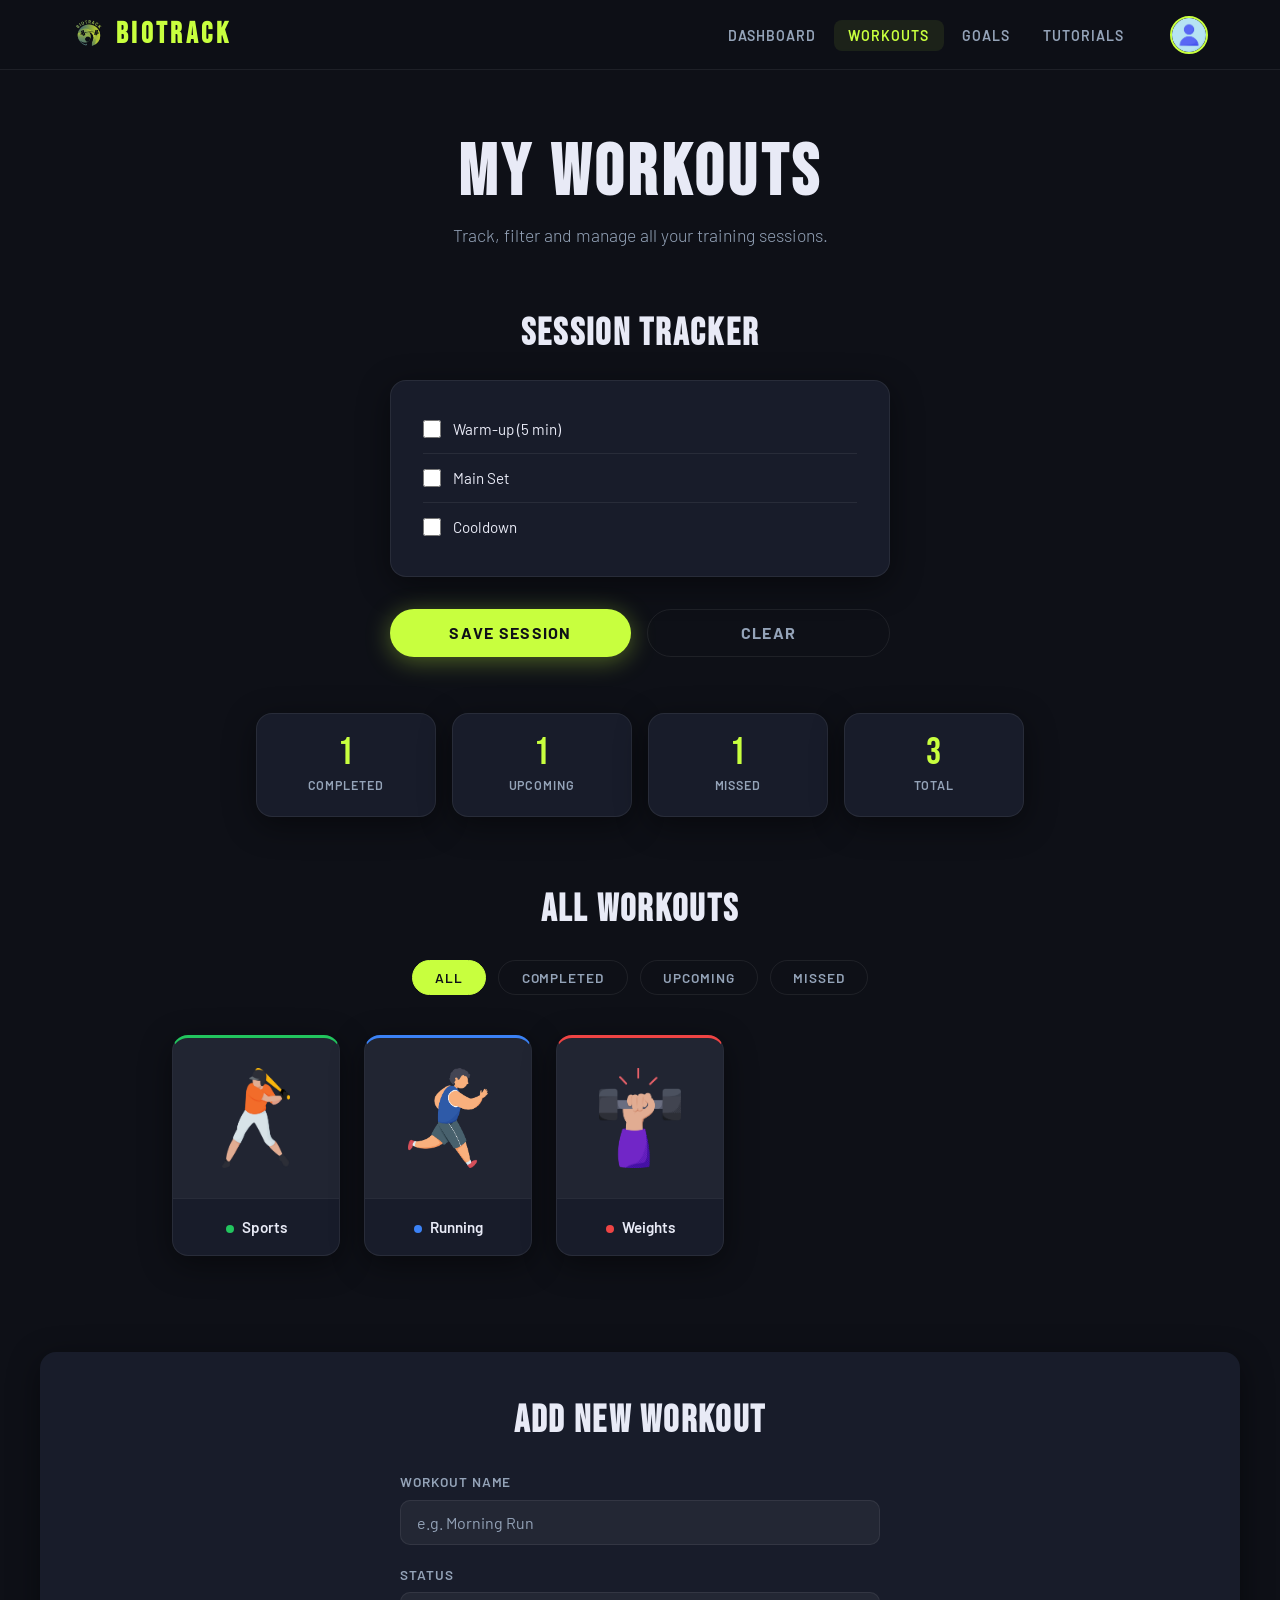
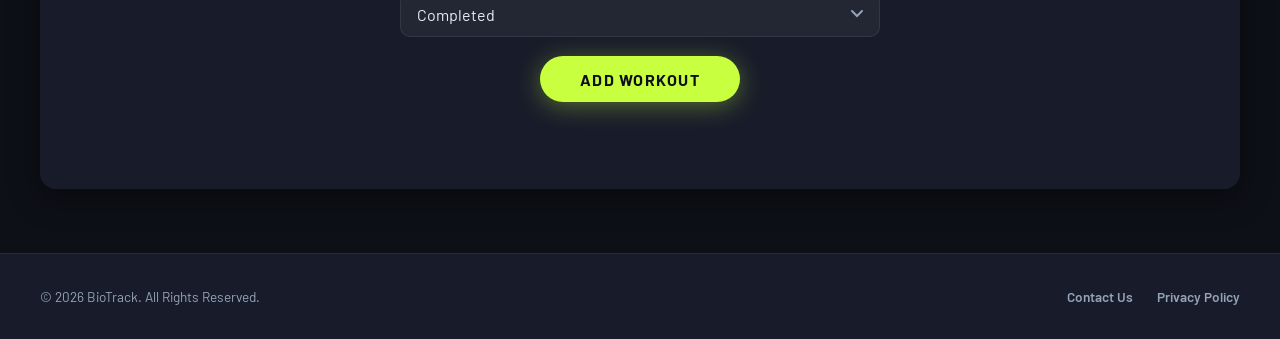
<file: BioTrack/pages/workouts.html>
<!DOCTYPE html>
<html lang="en">
<head>
  <meta charset="UTF-8" />
  <meta name="viewport" content="width=device-width, initial-scale=1.0" />
  <title>Workouts — BioTrack</title>
  <link rel="icon" type="image/x-icon" href="../assets/bioTrackLogo.png" />

  <!-- Google Fonts (same as index.html) -->
  <link rel="preconnect" href="https://fonts.googleapis.com" />
  <link rel="preconnect" href="https://fonts.gstatic.com" crossorigin />
  <link href="https://fonts.googleapis.com/css2?family=Bebas+Neue&family=Barlow:wght@300;400;500;600;700&display=swap" rel="stylesheet" />

  <!-- Base styles (shared with all pages) -->
  <link rel="stylesheet" href="../styles/styles.css" />

  <!-- Page-specific styles (only for this page) -->
  <link rel="stylesheet" href="../styles/workouts.css" />
</head>
<body>

  <!-- ===================================================
       HEADER — identical structure to index.html.
       The only difference is the brand <h1> is wrapped in
       an <a class="brand-link"> so it links back to the
       dashboard. styles.css targets .brand-link to keep
       the lime colour and margin-right: auto exactly the
       same as the plain <h1> on index.html.
       =================================================== -->
  <header class="app-header">
    <div class="app-header-content">

      <!-- Brand — wrapped in a link, styled via .brand-link in styles.css -->
      <a class="brand-link" href="../index.html">
        <img src="../assets/bioTrackLogo.png" alt="BioTrack Logo" class="logo" id="logo"/>
        <h1>BioTrack</h1>
      </a>

      <!-- Navigation — "Workouts" is active on this page -->
      <nav class="nav-menu" id="primary-nav">
        <ul class="active">
          <li><a href="../index.html">Dashboard</a></li>
          <li><a class="active" href="workouts.html">Workouts</a></li>
          <li><a href="goals.html">Goals</a></li>
          <li><a href="tutorials.html">Tutorials</a></li>
        </ul>
      </nav>

      <!-- Hamburger button (shown on mobile, hidden on desktop) -->
      <button
        class="hamburger-menu"
        aria-label="Toggle Menu"
        aria-controls="primary-nav"
        aria-expanded="false"
        type="button"
      >&#9776;</button>

      <!-- Profile picture -->
      <a href="auth.html">
      <img
        class="profile-pic"
        src="../assets/profileLogo.png"
        alt="User Profile"
      />
      </a>

    </div>
  </header>


  <!-- ===================================================
       PAGE HERO — title + short description
       =================================================== -->
  <section class="page-hero">
    <h1>My Workouts</h1>
    <p>Track, filter and manage all your training sessions.</p>
  </section>


  <!-- ===================================================
       SESSION TRACKER — interactive checklist
       =================================================== -->
  <section class="session-tool-section">
    <h2>Session Tracker</h2>

    <div class="session-checklist" id="session-checklist">
      <label><input type="checkbox" data-name="Warm-up" /> Warm-up (5 min)</label>
      <label><input type="checkbox" data-name="Main Set" /> Main Set</label>
      <label><input type="checkbox" data-name="Cooldown" /> Cooldown</label>
    </div>

    <div class="session-controls">
      <button class="cta-button" id="save-session" type="button">Save Session</button>
      <button class="cta-button" id="clear-session" type="button">Clear</button>
    </div>
  </section>


  <!-- ===================================================
       WORKOUT STATS BAR — four quick-count numbers
       JS fills these in from the workoutsData array.
       =================================================== -->
  <section class="stats-bar">
    <div class="stat-item">
      <span class="stat-number" id="stat-completed">0</span>
      <span class="stat-label">Completed</span>
    </div>
    <div class="stat-item">
      <span class="stat-number" id="stat-upcoming">0</span>
      <span class="stat-label">Upcoming</span>
    </div>
    <div class="stat-item">
      <span class="stat-number" id="stat-missed">0</span>
      <span class="stat-label">Missed</span>
    </div>
    <div class="stat-item">
      <span class="stat-number" id="stat-total">0</span>
      <span class="stat-label">Total</span>
    </div>
  </section>


  <!-- ===================================================
       FILTER + WORKOUT GRID
       =================================================== -->
  <section class="workouts-page-section">
    <h2>All Workouts</h2>

    <!-- Filter buttons -->
    <div class="workout-filter-buttons">
      <button class="filter-btn active" data-filter="all"       type="button" aria-pressed="true" >All</button>
      <button class="filter-btn"        data-filter="completed" type="button" aria-pressed="false">Completed</button>
      <button class="filter-btn"        data-filter="upcoming"  type="button" aria-pressed="false">Upcoming</button>
      <button class="filter-btn"        data-filter="missed"    type="button" aria-pressed="false">Missed</button>
    </div>

    <!-- Cards are injected here by workouts.js -->
    <div class="workout-grid" id="workout-grid"></div>
  </section>


  <!-- ===================================================
       ADD WORKOUT FORM
       =================================================== -->
  <section class="add-workout-section">
    <h2>Add New Workout</h2>

    <div class="add-workout-form" id="add-workout-form">

      <div class="form-group">
        <label for="workout-name">Workout Name</label>
        <input
          type="text"
          id="workout-name"
          placeholder="e.g. Morning Run"
          maxlength="30"
        />
      </div>

      <div class="form-group">
        <label for="workout-status">Status</label>
        <select id="workout-status">
          <option value="completed">Completed</option>
          <option value="upcoming">Upcoming</option>
          <option value="missed">Missed</option>
        </select>
      </div>

      <button class="cta-button" id="add-workout-btn" type="button">Add Workout</button>

      <!-- Shown by JS after submit -->
      <p class="form-message" id="form-message"></p>

    </div>
  </section>


  <!-- ===================================================
       FOOTER
       =================================================== -->
  <footer class="app-footer">
    <div class="app-footer-content">
      <p>&copy; 2026 BioTrack. All Rights Reserved.</p>
      <div class="links">
        <a href="contact.html">Contact Us</a>
        <a href="privacy.html">Privacy Policy</a>
      </div>
    </div>
  </footer>


  <script src="../scripts/workouts.js"></script>

</body>
</html>
</file>
<file: BioTrack/styles/styles.css>
/* styles.css
   BioTrack Dashboard
   ==========================================
   Theme  : Dark athletic — deep navy + electric lime accent
   Fonts  : Bebas Neue (headings) + Barlow (body text)
   Layout : Flexbox for nav/footer, CSS Grid for cards
*/


/* ============================================================
   1. CSS CUSTOM PROPERTIES (variables)
      Change these to restyle the whole site at once.
   ============================================================ */
:root {
  /* Colours */
  --bg-main:       #0e1017;   /* page background */
  --bg-card:       #181c2a;   /* card / section background */
  --accent:        #c8ff3e;   /* lime-green highlight */
  --text-main:     #e8eaf6;   /* primary text */
  --text-muted:    #94a3b8;   /* secondary / muted text */

  /* Workout status colours */
  --color-completed: #22c55e; /* green */
  --color-upcoming:  #3b82f6; /* blue  */
  --color-missed:    #ef4444; /* red   */

  /* Misc */
  --border:        rgba(255, 255, 255, 0.07);
  --shadow:        0 8px 32px rgba(0, 0, 0, 0.45);
  --focus:         #ffd54d; /* accessible focus ring */
  --radius:        16px;
  --header-h:      70px;
}


/* ============================================================
   2. RESET & BASE STYLES
   ============================================================ */
*, *::before, *::after {
  box-sizing: border-box;
  margin: 0;
  padding: 0;
}

html {
  scroll-behavior: smooth;
}

body {
  background-color: var(--bg-main);
  color: var(--text-main);
  font-family: 'Barlow', sans-serif;
  font-size: 16px;
  line-height: 1.6;
}

h1, h2, h3 {
  font-family: 'Bebas Neue', sans-serif;
  letter-spacing: 0.06em;
  line-height: 1.1;
}

h2 {
  font-size: 2.4rem;
  margin-bottom: 1.8rem;
}

h3 {
  font-size: 1.1rem;
  color: var(--text-muted);
}

a {
  text-decoration: none;
  color: inherit;
}

img {
  max-width: 100%;
  display: block;
}

#logo {
  width: 34px;
  height: 34px;
  margin-right: 0.6rem;
}

/* Utility: hide from layout */
.hidden {
  display: none !important;
}

/* Keyboard focus styles */
:focus {
  outline: 3px solid var(--focus);
  outline-offset: 2px;
}

*:focus:not(:focus-visible) {
  outline: none;
}

/* Shared section wrapper */
section {
  max-width: 1200px;
  margin: 0 auto;
  padding: 5rem 2rem;
}


/* ============================================================
   3. HEADER
      Sticky top bar with logo, navigation, hamburger, avatar.
   ============================================================ */
.app-header {
  position: sticky;
  top: 0;
  z-index: 1000;
  height: var(--header-h);
  background-color: rgba(14, 16, 23, 0.92);
  backdrop-filter: blur(12px);
  -webkit-backdrop-filter: blur(12px);
  border-bottom: 1px solid var(--border);
}

/* Flexbox row: logo | nav | hamburger | avatar */
.app-header-content {
  max-width: 1200px;
  margin: 0 auto;
  padding: 0 2rem;
  height: 100%;
  display: flex;
  align-items: center;
  gap: 2rem;
}

/*
  Brand name — works whether the h1 is a direct child (index.html)
  OR wrapped in an <a> tag (sub-pages like workouts.html).

  We style BOTH the direct h1 AND the anchor wrapper + its h1
  so the header always looks identical across every page.
*/

/* Case 1: <h1> is a direct child of .app-header-content (index.html) */
.app-header-content > h1 {
  font-size: 1.8rem;
  color: var(--accent);
  letter-spacing: 0.12em;
  margin-right: auto; /* pushes nav and icons to the right */
  font-family: 'Bebas Neue', sans-serif;
}

/* Case 2: <a><h1> — sub-pages wrap the brand in a link */
.app-header-content > a.brand-link {
  margin-right: auto; /* the anchor itself gets the push */
  display: flex;
  align-items: center;
  text-decoration: none;
}

.app-header-content > a.brand-link h1 {
  font-size: 1.8rem;
  color: var(--accent);
  letter-spacing: 0.12em;
  font-family: 'Bebas Neue', sans-serif;
}

/* Nav link list */
.nav-menu ul {
  display: flex;
  list-style: none;
  gap: 0.25rem;
}

.nav-menu ul li a {
  font-size: 0.88rem;
  font-weight: 600;
  text-transform: uppercase;
  letter-spacing: 0.07em;
  color: var(--text-muted);
  padding: 0.45rem 0.9rem;
  border-radius: 8px;
  transition: color 0.2s, background 0.2s;
}

.nav-menu ul li a:hover,
.nav-menu ul li a.active {
  color: var(--accent);
  background: rgba(200, 255, 62, 0.08);
}

/* Hamburger button — hidden on desktop, shown on mobile */
.hamburger-menu {
  display: none;
  background: none;
  border: none;
  color: var(--text-main);
  font-size: 1.5rem;
  cursor: pointer;
  padding: 0.4rem 0.6rem;
  border-radius: 8px;
  transition: background 0.2s;
}

.hamburger-menu:hover {
  background: var(--border);
}

/* Profile picture */
.profile-pic {
  width: 38px;
  height: 38px;
  border-radius: 50%;
  border: 2px solid var(--accent);
  object-fit: cover;
  flex-shrink: 0;
}

/* --- Mobile header --- */
@media (max-width: 768px) {
  .hamburger-menu {
    display: block;
    margin-left: auto;
  }

  /* Remove auto margin from both brand variants on mobile
     (the hamburger now pushes right instead) */
  .app-header-content > h1 {
    margin-right: 0;
  }

  .app-header-content > a.brand-link {
    margin-right: 0;
  }

  /* Nav slides down when JS adds .open */
  .nav-menu {
    position: absolute;
    top: var(--header-h);
    left: 0;
    width: 100%;
    background-color: rgba(14, 16, 23, 0.98);
    border-bottom: 1px solid var(--border);
    max-height: 0;
    overflow: hidden;
    transition: max-height 0.35s ease;
    z-index: 999;
  }

  .nav-menu.open {
    max-height: 300px;
  }

  .nav-menu ul {
    flex-direction: column;
    padding: 1rem 2rem;
    gap: 0.5rem;
  }

  .nav-menu ul li a {
    display: block;
    padding: 0.65rem 1rem;
  }
}


/* ============================================================
   4. BANNER
   ============================================================ */
.banner {
  position: relative;
  min-height: 520px;
  display: flex;
  align-items: center;
  justify-content: center;
  text-align: center;
  overflow: hidden;
  background-color: #111827;
  background-image: url('../assets/gymBanner.png');
  background-size: cover;
  background-position: center;
  max-width: 100%;
  padding: 0;
}

.banner-overlay {
  position: absolute;
  inset: 0;
  background: linear-gradient(
    135deg,
    rgba(10, 12, 20, 0.82) 0%,
    rgba(10, 20, 10, 0.65) 100%
  );
  z-index: 1;
}

.banner-content {
  position: relative;
  z-index: 2;
  max-width: 680px;
  padding: 3rem 2rem;
}

.banner-content h1 {
  font-size: clamp(2.8rem, 8vw, 5.5rem);
  color: #ffffff;
  text-shadow: 0 2px 20px rgba(0, 0, 0, 0.6);
  margin-bottom: 1rem;
}

.banner-content p {
  font-size: 1.15rem;
  color: rgba(255, 255, 255, 0.82);
  font-weight: 300;
  margin-bottom: 2rem;
}

.cta-button {
  display: inline-block;
  background: var(--accent);
  color: #0e1017;
  font-family: 'Barlow', sans-serif;
  font-weight: 700;
  font-size: 1rem;
  text-transform: uppercase;
  letter-spacing: 0.08em;
  padding: 0.85rem 2.5rem;
  border: none;
  border-radius: 50px;
  cursor: pointer;
  box-shadow: 0 4px 24px rgba(200, 255, 62, 0.35);
  transition: transform 0.2s, box-shadow 0.2s, background 0.2s;
}

.cta-button:hover {
  transform: translateY(-3px);
  box-shadow: 0 8px 32px rgba(200, 255, 62, 0.5);
  background: #d8ff5a;
}

.cta-button:active {
  transform: translateY(0);
}


/* ============================================================
   5. PROGRESS OVERVIEW
   ============================================================ */
.progress-overview {
  background: var(--bg-card);
  border-radius: var(--radius);
  box-shadow: var(--shadow);
  padding: 3.5rem 2.5rem;
  margin: 2rem auto;
}

.progress-overview h2 {
  text-align: center;
}

.progress-overview-content {
  display: flex;
  flex-wrap: wrap;
  justify-content: center;
  gap: 2.5rem;
}

.progress-card {
  display: flex;
  flex-direction: column;
  align-items: center;
  gap: 1rem;
  flex: 1 1 160px;
  max-width: 200px;
}

.progress-card p {
  font-size: 0.85rem;
  color: var(--text-muted);
  text-align: center;
}

.progress-circle {
  width: 120px;
  height: 120px;
  border-radius: 50%;
  background: conic-gradient(
    from -90deg,
    var(--accent)          0%,
    var(--accent)          var(--progress),
    rgba(255,255,255,0.08) var(--progress),
    rgba(255,255,255,0.08) 100%
  );
  position: relative;
  transition: background 0.3s;
}

.progress-circle::after {
  content: attr(data-progress) '%';
  position: absolute;
  inset: 14px;
  background: var(--bg-card);
  border-radius: 50%;
  display: flex;
  align-items: center;
  justify-content: center;
  font-family: 'Bebas Neue', sans-serif;
  font-size: 1.4rem;
  color: var(--accent);
  letter-spacing: 0.04em;
}


/* ============================================================
   6. WORKOUT TRACKER
   ============================================================ */
.workout-tracker {
  padding: 5rem 2rem;
}

.workout-tracker h2 {
  text-align: center;
}

.workout-filter-buttons {
  display: flex;
  flex-wrap: wrap;
  justify-content: center;
  gap: 0.75rem;
  margin-bottom: 2.5rem;
}

.filter-btn {
  font-family: 'Barlow', sans-serif;
  font-weight: 600;
  font-size: 0.85rem;
  text-transform: uppercase;
  letter-spacing: 0.07em;
  padding: 0.5rem 1.4rem;
  border: 1px solid var(--border);
  border-radius: 50px;
  background: transparent;
  color: var(--text-muted);
  cursor: pointer;
  transition: all 0.2s;
}

.filter-btn:hover {
  border-color: var(--accent);
  color: var(--accent);
}

.filter-btn.active {
  background: var(--accent);
  border-color: var(--accent);
  color: #0e1017;
}

/* Responsive card grid */
.workout-grid {
  display: grid;
  grid-template-columns: repeat(auto-fit, minmax(180px, 1fr));
  max-width: 1000px;
  margin: 2rem auto;
  gap: 1.5rem;
  padding: 0 2rem;
}

@media (min-width: 1100px) {
  .workout-grid { grid-template-columns: repeat(5, 1fr); }
}
@media (max-width: 900px) {
  .workout-grid { grid-template-columns: repeat(4, 1fr); }
}
@media (max-width: 700px) {
  .workout-grid { grid-template-columns: repeat(3, 1fr); }
}
@media (max-width: 500px) {
  .workout-grid { grid-template-columns: repeat(2, 1fr); }
}

.workout-card {
  background: var(--bg-card);
  border-radius: var(--radius);
  border: 1px solid var(--border);
  box-shadow: var(--shadow);
  overflow: hidden;
  transition: transform 0.2s, box-shadow 0.2s;
}

.workout-card:hover {
  transform: translateY(-6px);
  box-shadow: 0 16px 48px rgba(0, 0, 0, 0.5);
}

.workout-card.hidden {
  display: none;
}

.workout-card .img-container {
  background: rgba(255, 255, 255, 0.04);
  padding: 1.5rem;
  display: flex;
  align-items: center;
  justify-content: center;
  min-height: 160px;
}

.workout-card .img-container img {
  width: 100px;
  height: 100px;
  object-fit: contain;
}

.workout-card > p {
  padding: 1rem 1.2rem;
  font-weight: 600;
  font-size: 0.95rem;
  text-align: center;
  border-top: 1px solid var(--border);
  position: relative;
}

.workout-card > p::before {
  content: '';
  display: inline-block;
  width: 8px;
  height: 8px;
  border-radius: 50%;
  margin-right: 0.5rem;
  vertical-align: middle;
}

.workout-card.completed { border-top: 3px solid var(--color-completed); }
.workout-card.completed > p::before { background: var(--color-completed); }

.workout-card.upcoming  { border-top: 3px solid var(--color-upcoming);  }
.workout-card.upcoming  > p::before { background: var(--color-upcoming);  }

.workout-card.missed    { border-top: 3px solid var(--color-missed);    }
.workout-card.missed    > p::before { background: var(--color-missed);    }


/* ============================================================
   7. GOALS & ACHIEVEMENTS
   ============================================================ */
.goals-achievements {
  background: var(--bg-card);
  border-radius: var(--radius);
  box-shadow: var(--shadow);
  padding: 3.5rem 2.5rem;
  margin: 2rem auto;
}

.goals-achievements h2 {
  text-align: center;
}

.badge-container {
  display: flex;
  flex-wrap: wrap;
  justify-content: center;
  gap: 2rem;
}

.badge {
  display: flex;
  flex-direction: column;
  align-items: center;
  gap: 0.85rem;
  opacity: 0.4;
  filter: grayscale(80%);
  transition: transform 0.25s, opacity 0.3s, filter 0.3s;
}

.badge.achieved {
  opacity: 1;
  filter: none;
}

.badge.achieved:hover {
  transform: translateY(-6px);
}

.badge .img-container {
  width: 100px;
  height: 100px;
  border-radius: 50%;
  border: 3px solid rgba(255, 255, 255, 0.12);
  background: rgba(255, 255, 255, 0.04);
  display: flex;
  align-items: center;
  justify-content: center;
  padding: 1rem;
  transition: border-color 0.3s, box-shadow 0.3s;
}

.badge.achieved .img-container {
  border-color: var(--accent);
  box-shadow: 0 0 20px rgba(200, 255, 62, 0.3);
}

.badge .img-container img {
  width: 56px;
  height: 56px;
  object-fit: contain;
}

.badge > p {
  font-size: 0.82rem;
  font-weight: 600;
  text-transform: uppercase;
  letter-spacing: 0.06em;
  color: var(--text-muted);
  text-align: center;
  max-width: 110px;
}

.badge.achieved > p {
  color: var(--accent);
}


/* ============================================================
   8. VIDEO TUTORIALS
   ============================================================ */
.video-tutorials {
  padding: 5rem 2rem;
}

.video-tutorials h2 {
  text-align: center;
}

.video-selector {
  display: flex;
  flex-wrap: wrap;
  justify-content: center;
  gap: 0.75rem;
  margin-bottom: 2.5rem;
}

.video-btn {
  font-family: 'Barlow', sans-serif;
  font-weight: 600;
  font-size: 0.85rem;
  text-transform: uppercase;
  letter-spacing: 0.07em;
  padding: 0.5rem 1.4rem;
  border: 1px solid var(--border);
  border-radius: 50px;
  background: transparent;
  color: var(--text-muted);
  cursor: pointer;
  transition: all 0.2s;
}

.video-btn:hover {
  border-color: var(--accent);
  color: var(--accent);
}

.video-btn.active {
  background: var(--accent);
  border-color: var(--accent);
  color: #0e1017;
}

.video-list {
  display: grid;
  grid-template-columns: repeat(auto-fill, minmax(280px, 1fr));
  gap: 1.5rem;
}

.video-card {
  background: var(--bg-card);
  border-radius: var(--radius);
  border: 1px solid var(--border);
  box-shadow: var(--shadow);
  overflow: hidden;
  transition: transform 0.2s, box-shadow 0.2s;
}

.video-card:hover {
  transform: translateY(-5px);
  box-shadow: 0 16px 48px rgba(0, 0, 0, 0.55);
}

.video-card iframe {
  width: 100%;
  aspect-ratio: 16 / 9;
  border: none;
  display: block;
}

.video-card h4 {
  padding: 1rem 1.25rem;
  font-family: 'Barlow', sans-serif;
  font-weight: 700;
  font-size: 0.95rem;
  color: var(--text-main);
  border-top: 1px solid var(--border);
}


/* ============================================================
   9. FOOTER
   ============================================================ */
.app-footer {
  background: var(--bg-card);
  border-top: 1px solid var(--border);
  padding: 2rem;
}

.app-footer-content {
  max-width: 1200px;
  margin: 0 auto;
  display: flex;
  flex-wrap: wrap;
  align-items: center;
  justify-content: space-between;
  gap: 1rem;
}

.app-footer-content > p {
  font-size: 0.85rem;
  color: var(--text-muted);
}

.app-footer .links {
  display: flex;
  gap: 1.5rem;
}

.app-footer .links a {
  font-size: 0.85rem;
  font-weight: 600;
  color: var(--text-muted);
  transition: color 0.2s;
}

.app-footer .links a:hover {
  color: var(--accent);
}


/* ============================================================
   10. RESPONSIVE
   ============================================================ */
@media (max-width: 600px) {
  section {
    padding: 3rem 1.25rem;
  }

  .progress-overview,
  .goals-achievements {
    padding: 2.5rem 1.25rem;
  }

  .video-list {
    grid-template-columns: 1fr;
  }

  .app-footer-content {
    flex-direction: column;
    text-align: center;
  }

  .app-footer .links {
    justify-content: center;
  }
}
</file>
<file: BioTrack/styles/auth.css>
/* auth.css - Built to complement styles.css */
 
.auth-main {
  min-height: calc(100vh - var(--header-h));
  display: flex;
  align-items: center;
  justify-content: center;
  /* Reusing your banner's background logic for the login page */
  background: linear-gradient(rgba(14, 16, 23, 0.85), rgba(14, 16, 23, 0.85)),
              url('../assets/gymBanner.png');
  background-size: cover;
  background-position: center;
}
 
.auth-section {
  width: 100%;
  max-width: 480px;
  padding: 2rem;
  animation: fadeIn 0.4s ease-out;
}
 
@keyframes fadeIn {
  from { opacity: 0; transform: translateY(10px); }
  to { opacity: 1; transform: translateY(0); }
}
 
.auth-card {
  background: var(--bg-card);
  border: 1px solid var(--border);
  border-radius: var(--radius);
  padding: 3rem 2.5rem;
  box-shadow: var(--shadow);
  text-align: center;
}
 
.auth-card h2 {
  color: var(--accent);
  margin-bottom: 0.5rem;
  font-size: 2.8rem;
}
 
.auth-card p {
  color: var(--text-muted);
  font-size: 1rem;
  margin-bottom: 2rem;
}
 
.auth-form {
  display: flex;
  flex-direction: column;
  gap: 1.5rem;
}
 
/* Input styling based on your .form-group style */
.auth-group {
  display: flex;
  flex-direction: column;
  text-align: left;
  gap: 0.5rem;
}
 
.auth-group label {
  font-size: 0.85rem;
  font-weight: 600;
  text-transform: uppercase;
  letter-spacing: 0.07em;
  color: var(--text-muted);
}
 
.auth-group input {
  width: 100%;
  padding: 0.85rem 1.2rem;
  background: rgba(255, 255, 255, 0.04);
  border: 1px solid var(--border);
  border-radius: 12px;
  color: var(--text-main);
  font-family: 'Barlow', sans-serif;
  font-size: 1rem;
  transition: border-color 0.2s, background 0.2s;
}
 
.auth-group input:focus {
  outline: none;
  border-color: var(--accent);
  background: rgba(255, 255, 255, 0.07);
}
 
.auth-footer {
  margin-top: 2rem;
  padding-top: 1.5rem;
  border-top: 1px solid var(--border);
}
 
.auth-footer p {
  margin-bottom: 0;
  font-size: 0.9rem;
}
 
.auth-footer a {
  color: var(--accent);
  font-weight: 600;
  margin-left: 5px;
  transition: opacity 0.2s;
}
 
.auth-footer a:hover {
  opacity: 0.8;
  text-decoration: underline;
}
 
/* Mobile Adjustments */
@media (max-width: 480px) {
  .auth-card {
    padding: 2rem 1.5rem;
  }
}
</file>
<file: BioTrack/styles/contact.css>
/* contact.css
   Extra styles for the Contact Us page (contact.html).
   Base styles (header, footer) come from styles.css.
*/


/* ============================================================
   PAGE HERO
   ============================================================ */
.page-hero {
  text-align: center;
  padding: 4rem 2rem 2rem;
  max-width: 1200px;
  margin: 0 auto;
}

.page-hero h1 {
  font-size: clamp(2.5rem, 6vw, 4.5rem);
  color: var(--text-main);
  margin-bottom: 0.5rem;
}

.page-hero p {
  font-size: 1.1rem;
  color: var(--text-muted);
  font-weight: 300;
}


/* ============================================================
   CONTACT FORM SECTION
   ============================================================ */
.contact-form-section {
  max-width: 1200px;
  margin: 0 auto;
  padding: 2rem 2rem 4rem;
}

.contact-form-section h2 {
  text-align: center;
  margin-bottom: 2rem;
}

.contact-form-wrapper {
  background: var(--bg-card);
  border-radius: var(--radius);
  box-shadow: var(--shadow);
  max-width: 650px;
  margin: 0 auto;
  padding: 3rem 2.5rem;
}

/* Form layout — centered column */
.contact-form {
  display: flex;
  flex-direction: column;
  align-items: center;
  gap: 1.5rem;
  max-width: 500px;
  margin: 0 auto;
}

/* Label + input group */
.contact-form .form-group {
  width: 100%;
  display: flex;
  flex-direction: column;
  gap: 0.5rem;
}

.contact-form .form-group label {
  font-size: 0.85rem;
  font-weight: 600;
  text-transform: uppercase;
  letter-spacing: 0.07em;
  color: var(--text-muted);
}

/* Text input fields */
.contact-form .form-group input[type="text"],
.contact-form .form-group input[type="email"] {
  width: 100%;
  padding: 0.85rem 1rem;
  background: rgba(255, 255, 255, 0.05);
  border: 1px solid var(--border);
  border-radius: 10px;
  color: var(--text-main);
  font-family: 'Barlow', sans-serif;
  font-size: 1rem;
  outline: none;
  transition: border-color 0.2s, background-color 0.2s;
}

.contact-form .form-group input[type="text"]:focus,
.contact-form .form-group input[type="email"]:focus {
  border-color: var(--accent);
  background: rgba(200, 255, 62, 0.05);
}

.contact-form .form-group input::placeholder {
  color: var(--text-muted);
  opacity: 0.6;
}

/* Textarea styling */
.contact-form .form-group-textarea textarea {
  width: 100%;
  padding: 0.85rem 1rem;
  background: rgba(255, 255, 255, 0.05);
  border: 1px solid var(--border);
  border-radius: 10px;
  color: var(--text-main);
  font-family: 'Barlow', sans-serif;
  font-size: 1rem;
  outline: none;
  transition: border-color 0.2s, background-color 0.2s;
  resize: vertical;
  min-height: 120px;
}

.contact-form .form-group-textarea textarea:focus {
  border-color: var(--accent);
  background: rgba(200, 255, 62, 0.05);
}

.contact-form .form-group-textarea textarea::placeholder {
  color: var(--text-muted);
  opacity: 0.6;
}

/* Submit button */
.contact-form .cta-button {
  width: 100%;
  max-width: 300px;
  margin-top: 0.5rem;
}

/* Confirmation message */
.contact-form .form-message {
  font-size: 0.9rem;
  font-weight: 600;
  min-height: 1.2rem;
  color: var(--accent);
  text-align: center;
}

.contact-form .form-message.error {
  color: #ef4444;
}


/* ============================================================
   CONTACT INFO SECTION
   ============================================================ */
.contact-info-section {
  max-width: 1200px;
  margin: 0 auto;
  padding: 4rem 2rem;
}

.contact-info-section h2 {
  text-align: center;
  margin-bottom: 2.5rem;
}

/* Grid of contact cards */
.contact-info-grid {
  display: grid;
  grid-template-columns: repeat(auto-fit, minmax(250px, 1fr));
  max-width: 900px;
  margin: 0 auto;
  gap: 2rem;
  padding: 0 2rem;
}

@media (min-width: 900px) {
  .contact-info-grid {
    grid-template-columns: repeat(3, 1fr);
  }
}

/* Individual contact card */
.contact-card {
  background: var(--bg-card);
  border: 1px solid var(--border);
  border-radius: var(--radius);
  padding: 2rem 1.5rem;
  text-align: center;
  box-shadow: var(--shadow);
  transition: transform 0.2s, box-shadow 0.2s;
}

.contact-card:hover {
  transform: translateY(-5px);
  box-shadow: 0 12px 40px rgba(0, 0, 0, 0.5);
}

/* Card icon container */
.contact-card .card-icon {
  font-size: 2.5rem;
  margin-bottom: 1rem;
  display: flex;
  align-items: center;
  justify-content: center;
}

/* Card heading */
.contact-card h3 {
  font-family: 'Bebas Neue', sans-serif;
  font-size: 1.4rem;
  color: var(--accent);
  letter-spacing: 0.06em;
  margin-bottom: 0.75rem;
}

/* Card main content */
.contact-card p {
  font-size: 0.95rem;
  color: var(--text-main);
  margin-bottom: 0.5rem;
  line-height: 1.5;
}

/* Card links */
.contact-card a {
  color: var(--accent);
  font-weight: 600;
  transition: color 0.2s;
}

.contact-card a:hover {
  color: #d8ff5a;
}

/* Subtitle text in cards */
.contact-card .card-subtitle {
  font-size: 0.8rem;
  color: var(--text-muted);
  margin-top: 0.5rem !important;
  font-weight: 500;
}


/* ============================================================
   RESPONSIVE
   ============================================================ */
@media (max-width: 600px) {
  .contact-form-wrapper {
    padding: 2rem 1.5rem;
  }

  .contact-form {
    gap: 1.2rem;
  }

  .contact-info-grid {
    grid-template-columns: 1fr;
    gap: 1.5rem;
    padding: 0;
  }

  .contact-info-section {
    padding: 2rem 1.25rem;
  }
}
</file>
<file: BioTrack/styles/goals.css>
/* goals.css
   Extra styles for the Goals page (goals.html).
   Base styles (header, footer, badges) come from styles.css.
*/


/* ============================================================
   PAGE HERO (shared across sub-pages)
   ============================================================ */
.page-hero {
  text-align: center;
  padding: 4rem 2rem 2rem;
  max-width: 1200px;
  margin: 0 auto;
}

.page-hero h1 {
  font-size: clamp(2.5rem, 6vw, 4.5rem);
  color: var(--text-main);
  margin-bottom: 0.5rem;
}

.page-hero p {
  font-size: 1.1rem;
  color: var(--text-muted);
  font-weight: 300;
}


/* ============================================================
   CURRENT STATS — four big number cards — CENTERED GRID
   ============================================================ */
.current-stats-section {
  max-width: 1200px;
  margin: 0 auto;
  padding: 2rem 2rem 1rem;
}

.current-stats-section h2 {
  text-align: center;
}

/* Grid of four stat cards — centered with max-width */
.current-stats-grid {
  display: grid;
  grid-template-columns: repeat(auto-fit, minmax(160px, 1fr));
  max-width: 800px;
  margin: 0 auto;
  gap: 1.25rem;
  padding: 0 2rem;
}

@media (min-width: 900px) {
  .current-stats-grid {
    grid-template-columns: repeat(4, 1fr);
  }
}

@media (max-width: 600px) {
  .current-stats-grid {
    grid-template-columns: repeat(2, 1fr);
  }
}

.stat-display {
  background: var(--bg-card);
  border: 1px solid var(--border);
  border-radius: var(--radius);
  padding: 2rem 1rem;
  text-align: center;
  box-shadow: var(--shadow);
  transition: transform 0.2s;
}

.stat-display:hover {
  transform: translateY(-4px);
}

/* Big number */
.stat-display-value {
  font-family: 'Bebas Neue', sans-serif;
  font-size: 3rem;
  color: var(--accent);
  line-height: 1;
  letter-spacing: 0.04em;
  margin-bottom: 0.4rem;
}

/* Label below the number */
.stat-display-label {
  font-size: 0.8rem;
  font-weight: 600;
  text-transform: uppercase;
  letter-spacing: 0.08em;
  color: var(--text-muted);
}


/* ============================================================
   GOAL PROGRESS BARS SECTION
   ============================================================ */
.goal-progress-section {
  max-width: 1200px;
  margin: 0 auto;
  padding: 2rem 2rem 5rem;
}

.goal-progress-section h2 {
  text-align: center;
}

/* Vertical list of goal rows */
.goal-list {
  display: flex;
  flex-direction: column;
  gap: 1.5rem;
  max-width: 720px;
  margin: 0 auto;
}

/* Single goal row */
.goal-row {
  background: var(--bg-card);
  border: 1px solid var(--border);
  border-radius: var(--radius);
  padding: 1.5rem 1.75rem;
  box-shadow: var(--shadow);
}

/* Top line: name on the left, "X / Y" on the right */
.goal-row-header {
  display: flex;
  justify-content: space-between;
  align-items: center;
  margin-bottom: 0.85rem;
}

.goal-row-name {
  font-size: 0.95rem;
  font-weight: 600;
  color: var(--text-main);
}

.goal-row-nums {
  font-size: 0.85rem;
  font-weight: 600;
  color: var(--accent);
  white-space: nowrap;
}

/* Grey track behind the bar */
.goal-bar-track {
  width: 100%;
  height: 10px;
  background: rgba(255, 255, 255, 0.08);
  border-radius: 50px;
  overflow: hidden;
}

/* Lime fill — width is set by JS */
.goal-bar-fill {
  height: 100%;
  width: 0%;              /* JS animates this to the real percentage */
  background: var(--accent);
  border-radius: 50px;
  transition: width 1s ease;
}

/* Completed goals get a full green bar */
.goal-bar-fill.complete {
  background: var(--color-completed);
}


/* ============================================================
   GOAL SETTER FORM — create/edit custom goals
   ============================================================ */
.goal-setter-section {
  background: var(--bg-card);
  border-radius: var(--radius);
  box-shadow: var(--shadow);
  max-width: 600px;
  margin: 2rem auto 3rem;
  padding: 2.5rem 2rem;
}

.goal-setter-section h2 {
  text-align: center;
  margin-bottom: 1.5rem;
  font-size: 1.8rem;
}

/* Form layout — centered column */
.add-goal-form {
  display: flex;
  flex-direction: column;
  align-items: center;
  gap: 1.2rem;
  max-width: 450px;
  margin: 0 auto;
}

/* Label + input group */
.add-goal-form .form-group {
  width: 100%;
  display: flex;
  flex-direction: column;
  gap: 0.5rem;
}

.add-goal-form .form-group label {
  font-size: 0.85rem;
  font-weight: 600;
  text-transform: uppercase;
  letter-spacing: 0.07em;
  color: var(--text-muted);
}

/* Text and number inputs */
.add-goal-form .form-group input[type="text"],
.add-goal-form .form-group input[type="number"] {
  width: 100%;
  padding: 0.85rem 1rem;
  background: rgba(255, 255, 255, 0.05);
  border: 1px solid var(--border);
  border-radius: 10px;
  color: var(--text-main);
  font-family: 'Barlow', sans-serif;
  font-size: 1rem;
  outline: none;
  transition: border-color 0.2s, background-color 0.2s;
}

.add-goal-form .form-group input[type="text"]:focus,
.add-goal-form .form-group input[type="number"]:focus {
  border-color: var(--accent);
  background: rgba(200, 255, 62, 0.05);
}

.add-goal-form .form-group input::placeholder {
  color: var(--text-muted);
  opacity: 0.6;
}

/* Submit button */
.add-goal-form .cta-button {
  width: 100%;
  max-width: 300px;
  margin-top: 0.5rem;
}

/* Confirmation / error message */
.add-goal-form .form-message {
  font-size: 0.9rem;
  font-weight: 600;
  min-height: 1.2rem;
  color: var(--accent);
  text-align: center;
}

.add-goal-form .form-message.error {
  color: #ef4444;
}


/* ============================================================
   CUSTOM GOALS LIST — Display user-created goals
   ============================================================ */
.custom-goals-list {
  max-width: 600px;
  margin: 2rem auto 2rem;
  display: flex;
  flex-direction: column;
  gap: 1rem;
}

.custom-goal-card {
  background: var(--bg-card);
  border: 2px solid var(--accent);
  border-radius: var(--radius);
  padding: 1.25rem;
  display: flex;
  justify-content: space-between;
  align-items: center;
  box-shadow: var(--shadow);
  animation: slideIn 0.3s ease;
}

@keyframes slideIn {
  from {
    opacity: 0;
    transform: translateY(-10px);
  }
  to {
    opacity: 1;
    transform: translateY(0);
  }
}

.custom-goal-text {
  font-size: 0.95rem;
  color: var(--text-main);
  font-weight: 600;
  margin: 0;
  flex: 1;
}

.delete-goal-btn {
  background: transparent;
  border: 1px solid var(--border);
  color: var(--text-muted);
  padding: 0.5rem 1rem;
  border-radius: 8px;
  cursor: pointer;
  font-weight: 600;
  font-size: 0.8rem;
  transition: all 0.2s;
  margin-left: 1rem;
  white-space: nowrap;
}

.delete-goal-btn:hover {
  border-color: #ef4444;
  color: #ef4444;
  background: rgba(239, 68, 68, 0.08);
}

.delete-goal-btn:active {
  transform: scale(0.95);
}


/* ============================================================
   RESPONSIVE
   ============================================================ */
@media (max-width: 600px) {
  .current-stats-grid {
    grid-template-columns: repeat(2, 1fr);
    padding: 0;
  }

  .goal-setter-section {
    padding: 1.5rem 1.25rem;
    margin: 1.5rem auto;
  }

  .goal-row {
    padding: 1.25rem;
  }
}
</file>
<file: BioTrack/styles/privacy.css>
/* privacy.css
   Extra styles for the Privacy Policy page (privacy.html).
   Base styles (header, footer) come from styles.css.
*/


/* ============================================================
   PAGE HERO
   ============================================================ */
.page-hero {
  text-align: center;
  padding: 4rem 2rem 2rem;
  max-width: 1200px;
  margin: 0 auto;
}

.page-hero h1 {
  font-size: clamp(2.5rem, 6vw, 4.5rem);
  color: var(--text-main);
  margin-bottom: 0.5rem;
}

.page-hero p {
  font-size: 1.1rem;
  color: var(--text-muted);
  font-weight: 300;
}


/* ============================================================
   PRIVACY POLICY CONTENT
   ============================================================ */
.privacy-content {
  max-width: 900px;
  margin: 0 auto;
  padding: 2rem 2rem 4rem;
}

/* Individual policy sections */
.policy-section {
  margin-bottom: 3rem;
  padding-bottom: 2rem;
  border-bottom: 1px solid var(--border);
}

.policy-section:last-child {
  border-bottom: none;
}

/* Section headings */
.policy-section h2 {
  font-size: 1.8rem;
  color: var(--accent);
  margin-bottom: 1rem;
  font-weight: 700;
}

/* Paragraph styling */
.policy-section p {
  font-size: 0.95rem;
  line-height: 1.7;
  color: var(--text-main);
  margin-bottom: 1rem;
}

.policy-section p:last-child {
  margin-bottom: 0;
}

/* List styling */
.policy-section ul {
  list-style: none;
  padding: 0;
  margin: 1rem 0;
}

.policy-section ul li {
  font-size: 0.95rem;
  line-height: 1.7;
  color: var(--text-main);
  padding-left: 1.5rem;
  margin-bottom: 0.75rem;
  position: relative;
}

/* Custom bullet points */
.policy-section ul li::before {
  content: '▸';
  position: absolute;
  left: 0;
  color: var(--accent);
  font-weight: bold;
}

/* Strong text styling */
.policy-section strong {
  color: var(--accent);
  font-weight: 700;
}

/* Links in policy content */
.policy-section a {
  color: var(--accent);
  text-decoration: underline;
  transition: color 0.2s;
}

.policy-section a:hover {
  color: #d8ff5a;
}

/* Styled text for meta information */
.policy-section .meta-info {
  background: rgba(200, 255, 62, 0.08);
  border-left: 4px solid var(--accent);
  padding: 1rem;
  margin: 1.5rem 0;
  border-radius: 8px;
}


/* ============================================================
   RESPONSIVE
   ============================================================ */
@media (max-width: 600px) {
  .privacy-content {
    padding: 1rem 1.25rem 3rem;
  }

  .policy-section {
    margin-bottom: 2rem;
    padding-bottom: 1.5rem;
  }

  .policy-section h2 {
    font-size: 1.4rem;
    margin-bottom: 0.75rem;
  }

  .policy-section p,
  .policy-section ul li {
    font-size: 0.9rem;
    line-height: 1.6;
  }

  .policy-section ul li {
    padding-left: 1.25rem;
    margin-bottom: 0.5rem;
  }
}
</file>
<file: BioTrack/styles/workouts.css>
/* workouts.css
   Extra styles for the Workouts page (workouts.html).
   Base styles — header, footer, .workout-grid, .workout-card,
   .filter-btn, .cta-button — all come from styles.css.
   This file ONLY adds what is unique to this page so there
   are no conflicts.
*/


/* ============================================================
   PAGE HERO
   ============================================================ */
.page-hero {
  text-align: center;
  padding: 4rem 2rem 2rem;
  max-width: 1200px;
  margin: 0 auto;
}

.page-hero h1 {
  font-size: clamp(2.5rem, 6vw, 4.5rem);
  color: var(--text-main);
  margin-bottom: 0.5rem;
}

.page-hero p {
  font-size: 1.1rem;
  color: var(--text-muted);
  font-weight: 300;
}


/* ============================================================
   SESSION TRACKER — checklist + save / clear controls
   ============================================================ */
.session-tool-section {
  max-width: 1200px;
  margin: 0 auto;
  padding: 2rem 2rem 1rem;
}

.session-tool-section h2 {
  text-align: center;
  margin-bottom: 1.5rem;
}

/* The checklist box */
.session-checklist {
  background: var(--bg-card);
  border: 1px solid var(--border);
  border-radius: var(--radius);
  padding: 1.5rem 2rem;
  max-width: 500px;
  margin: 0 auto 1.5rem;
  box-shadow: var(--shadow);
}

/* Each row is a label wrapping a checkbox + text */
.session-checklist label {
  display: flex;
  align-items: center;
  gap: 0.75rem;
  padding: 0.75rem 0;
  font-size: 0.95rem;
  color: var(--text-main);
  cursor: pointer;
}

.session-checklist label:not(:last-child) {
  border-bottom: 1px solid var(--border);
}

/* Style the native checkbox with the lime accent colour */
.session-checklist input[type="checkbox"] {
  width: 18px;
  height: 18px;
  cursor: pointer;
  accent-color: var(--accent);
  flex-shrink: 0;
}

/* Save + Clear buttons side by side */
.session-controls {
  display: flex;
  justify-content: center;
  gap: 1rem;
  max-width: 500px;
  margin: 0 auto;
  padding: 0.5rem 0 1rem;
}

/* Each button fills half the row equally */
.session-controls .cta-button {
  flex: 1;
  min-width: 120px;
  text-align: center;
}

/* "Clear" button uses a muted outline style so it looks secondary */
#clear-session {
  background: transparent;
  border: 1px solid var(--border);
  color: var(--text-muted);
  box-shadow: none;
}

#clear-session:hover {
  border-color: var(--accent);
  color: var(--accent);
  transform: translateY(-3px);
}


/* ============================================================
   STATS BAR — four count cards
   ============================================================ */
.stats-bar {
  display: flex;
  flex-wrap: wrap;
  justify-content: center;
  gap: 1rem;
  padding: 1.5rem 2rem;
  max-width: 1200px;
  margin: 0 auto 1rem;
}

.stat-item {
  background: var(--bg-card);
  border: 1px solid var(--border);
  border-radius: var(--radius);
  padding: 1.25rem 2rem;
  display: flex;
  flex-direction: column;
  align-items: center;
  gap: 0.25rem;
  flex: 1 1 120px;
  max-width: 180px;
  box-shadow: var(--shadow);
}

.stat-number {
  font-family: 'Bebas Neue', sans-serif;
  font-size: 2.4rem;
  color: var(--accent);
  letter-spacing: 0.05em;
  line-height: 1;
}

.stat-label {
  font-size: 0.78rem;
  font-weight: 600;
  text-transform: uppercase;
  letter-spacing: 0.08em;
  color: var(--text-muted);
}


/* ============================================================
   WORKOUTS SECTION wrapper
   The .workout-grid and .workout-card styles live in styles.css.
   We only add section-level spacing here.
   ============================================================ */
.workouts-page-section {
  max-width: 1200px;
  margin: 0 auto;
  padding: 2rem 2rem 4rem;
}

.workouts-page-section h2 {
  text-align: center;
}


/* ============================================================
   ADD WORKOUT FORM
   ============================================================ */
.add-workout-section {
  background: var(--bg-card);
  border-radius: var(--radius);
  box-shadow: var(--shadow);
  max-width: 1200px;
  margin: 0 auto 4rem;
  padding: 3rem 2.5rem;
}

.add-workout-section h2 {
  text-align: center;
}

/* Centred column form */
.add-workout-form {
  display: flex;
  flex-direction: column;
  align-items: center;
  gap: 1.2rem;
  max-width: 480px;
  margin: 0 auto;
}

/* Label + input group */
.form-group {
  width: 100%;
  display: flex;
  flex-direction: column;
  gap: 0.4rem;
}

.form-group label {
  font-size: 0.85rem;
  font-weight: 600;
  text-transform: uppercase;
  letter-spacing: 0.07em;
  color: var(--text-muted);
}

/* Text input */
.form-group input[type="text"] {
  width: 100%;
  padding: 0.75rem 1rem;
  background: rgba(255, 255, 255, 0.05);
  border: 1px solid var(--border);
  border-radius: 10px;
  color: var(--text-main);
  font-family: 'Barlow', sans-serif;
  font-size: 1rem;
  outline: none;
  transition: border-color 0.2s;
}

.form-group input[type="text"]:focus {
  border-color: var(--accent);
}

.form-group input[type="text"]::placeholder {
  color: var(--text-muted);
}

/* Dropdown */
.form-group select {
  width: 100%;
  padding: 0.75rem 1rem;
  background: rgba(255, 255, 255, 0.05);
  border: 1px solid var(--border);
  border-radius: 10px;
  color: var(--text-main);
  font-family: 'Barlow', sans-serif;
  font-size: 1rem;
  outline: none;
  cursor: pointer;
  transition: border-color 0.2s;
  appearance: none;
  -webkit-appearance: none;
  /* Custom dropdown arrow */
  background-image: url("data:image/svg+xml,%3Csvg xmlns='http://www.w3.org/2000/svg' width='12' height='8' viewBox='0 0 12 8'%3E%3Cpath d='M1 1l5 5 5-5' stroke='%2394a3b8' stroke-width='2' fill='none' stroke-linecap='round'/%3E%3C/svg%3E");
  background-repeat: no-repeat;
  background-position: right 1rem center;
}

.form-group select:focus {
  border-color: var(--accent);
}

.form-group select option {
  background: var(--bg-card);
  color: var(--text-main);
}

/* Success / error message */
.form-message {
  font-size: 0.9rem;
  font-weight: 600;
  min-height: 1.2rem;
  color: var(--accent);
  text-align: center;
}


/* ============================================================
   SESSION RESULTS BOX — Display session completion results
   ============================================================ */
.session-results-box {
  background: var(--bg-card);
  border: 2px solid var(--accent);
  border-radius: var(--radius);
  padding: 1.5rem 2rem;
  max-width: 500px;
  margin: 1.5rem auto;
  box-shadow: var(--shadow);
  animation: fadeIn 0.4s ease;
}

@keyframes fadeIn {
  from {
    opacity: 0;
    transform: scale(0.95);
  }
  to {
    opacity: 1;
    transform: scale(1);
  }
}

.session-results-box h3 {
  font-size: 1.3rem;
  color: var(--accent);
  margin: 0 0 1rem 0;
  text-align: center;
}

.session-completion {
  font-size: 1rem;
  color: var(--text-main);
  font-weight: 600;
  text-align: center;
  margin: 0 0 1rem 0;
}

.session-items-list {
  list-style: none;
  padding: 0;
  margin: 1rem 0 0 0;
  border-top: 1px solid var(--border);
  padding-top: 1rem;
}

.session-items-list li {
  padding: 0.5rem 0;
  color: var(--text-main);
  font-size: 0.9rem;
  padding-left: 1.5rem;
  position: relative;
}

.session-items-list li::before {
  content: '✓';
  position: absolute;
  left: 0;
  color: var(--accent);
  font-weight: bold;
}


/* ============================================================
   RESPONSIVE
   ============================================================ */
@media (max-width: 600px) {
  .stats-bar {
    gap: 0.75rem;
  }

  .stat-item {
    padding: 1rem 1.25rem;
    flex: 1 1 100px;
  }

  .add-workout-section {
    padding: 2rem 1.25rem;
  }

  .session-controls {
    flex-direction: column;
  }
}
</file>
